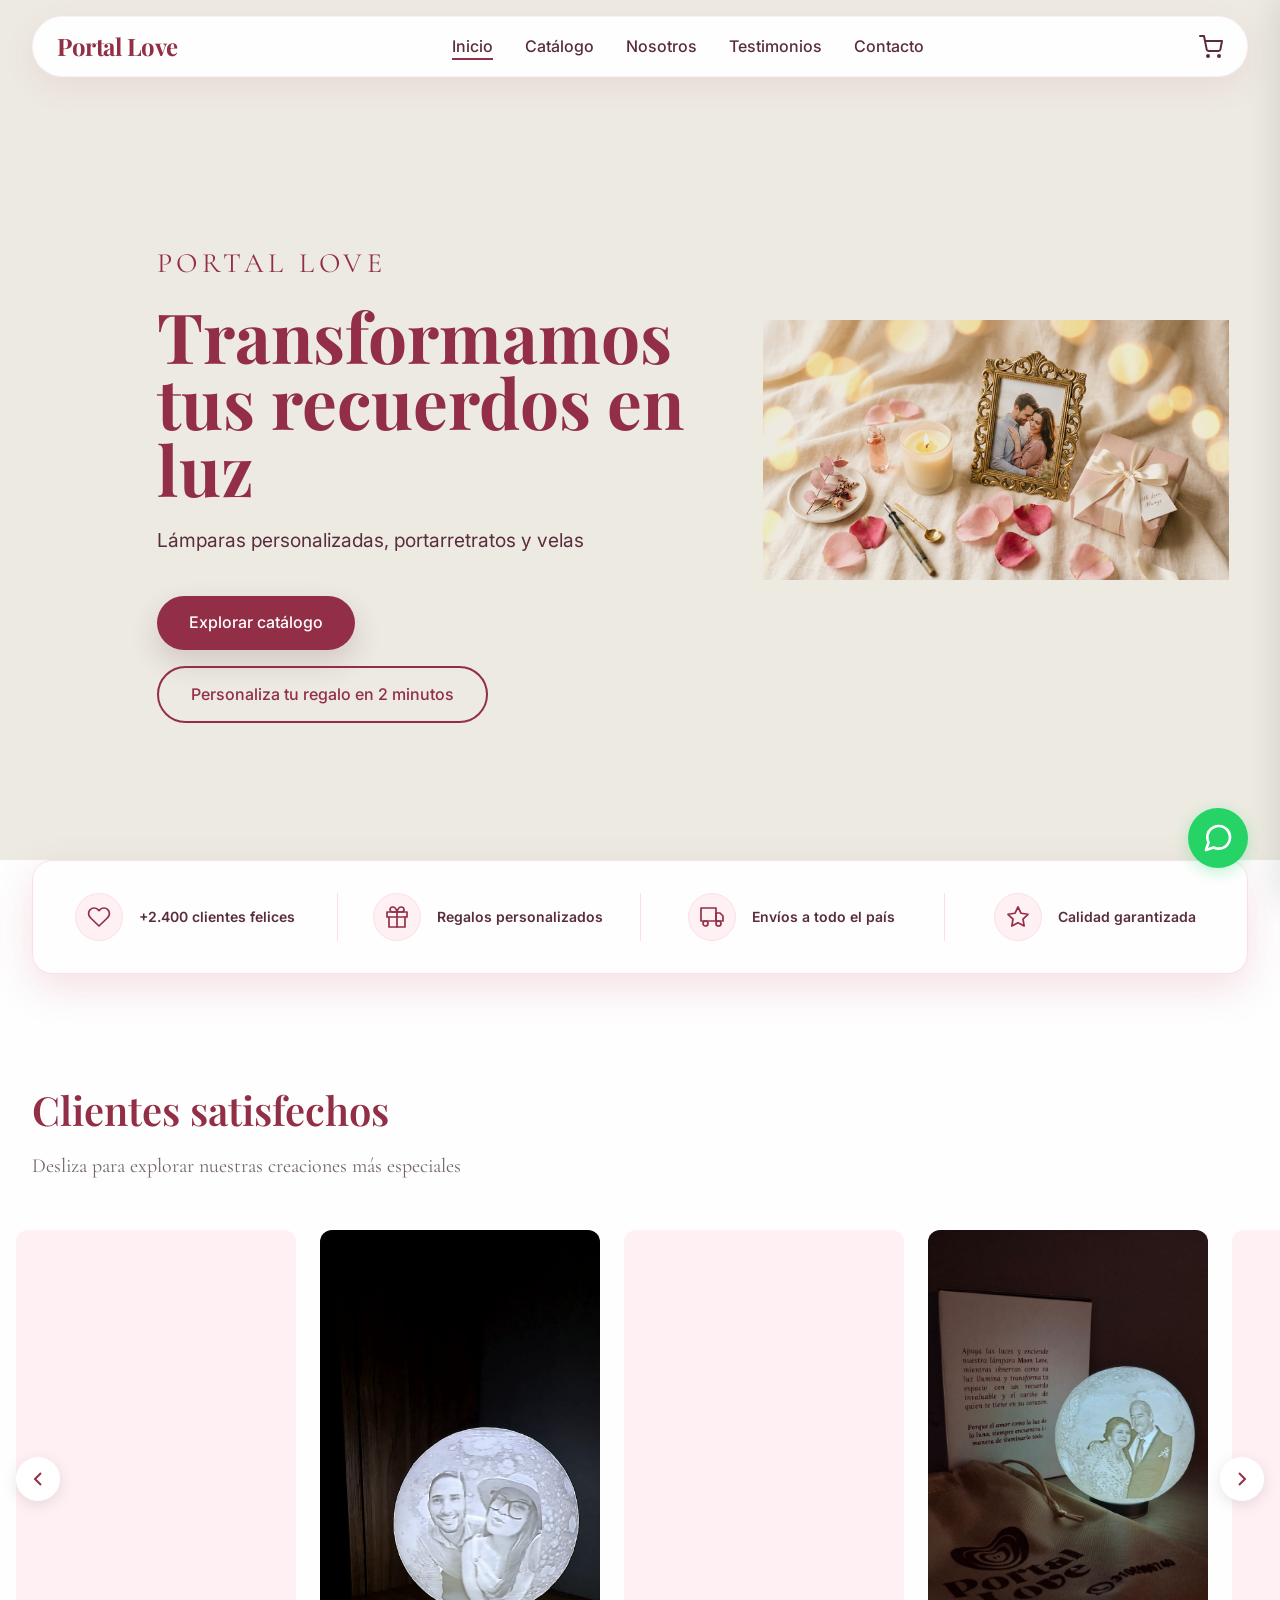
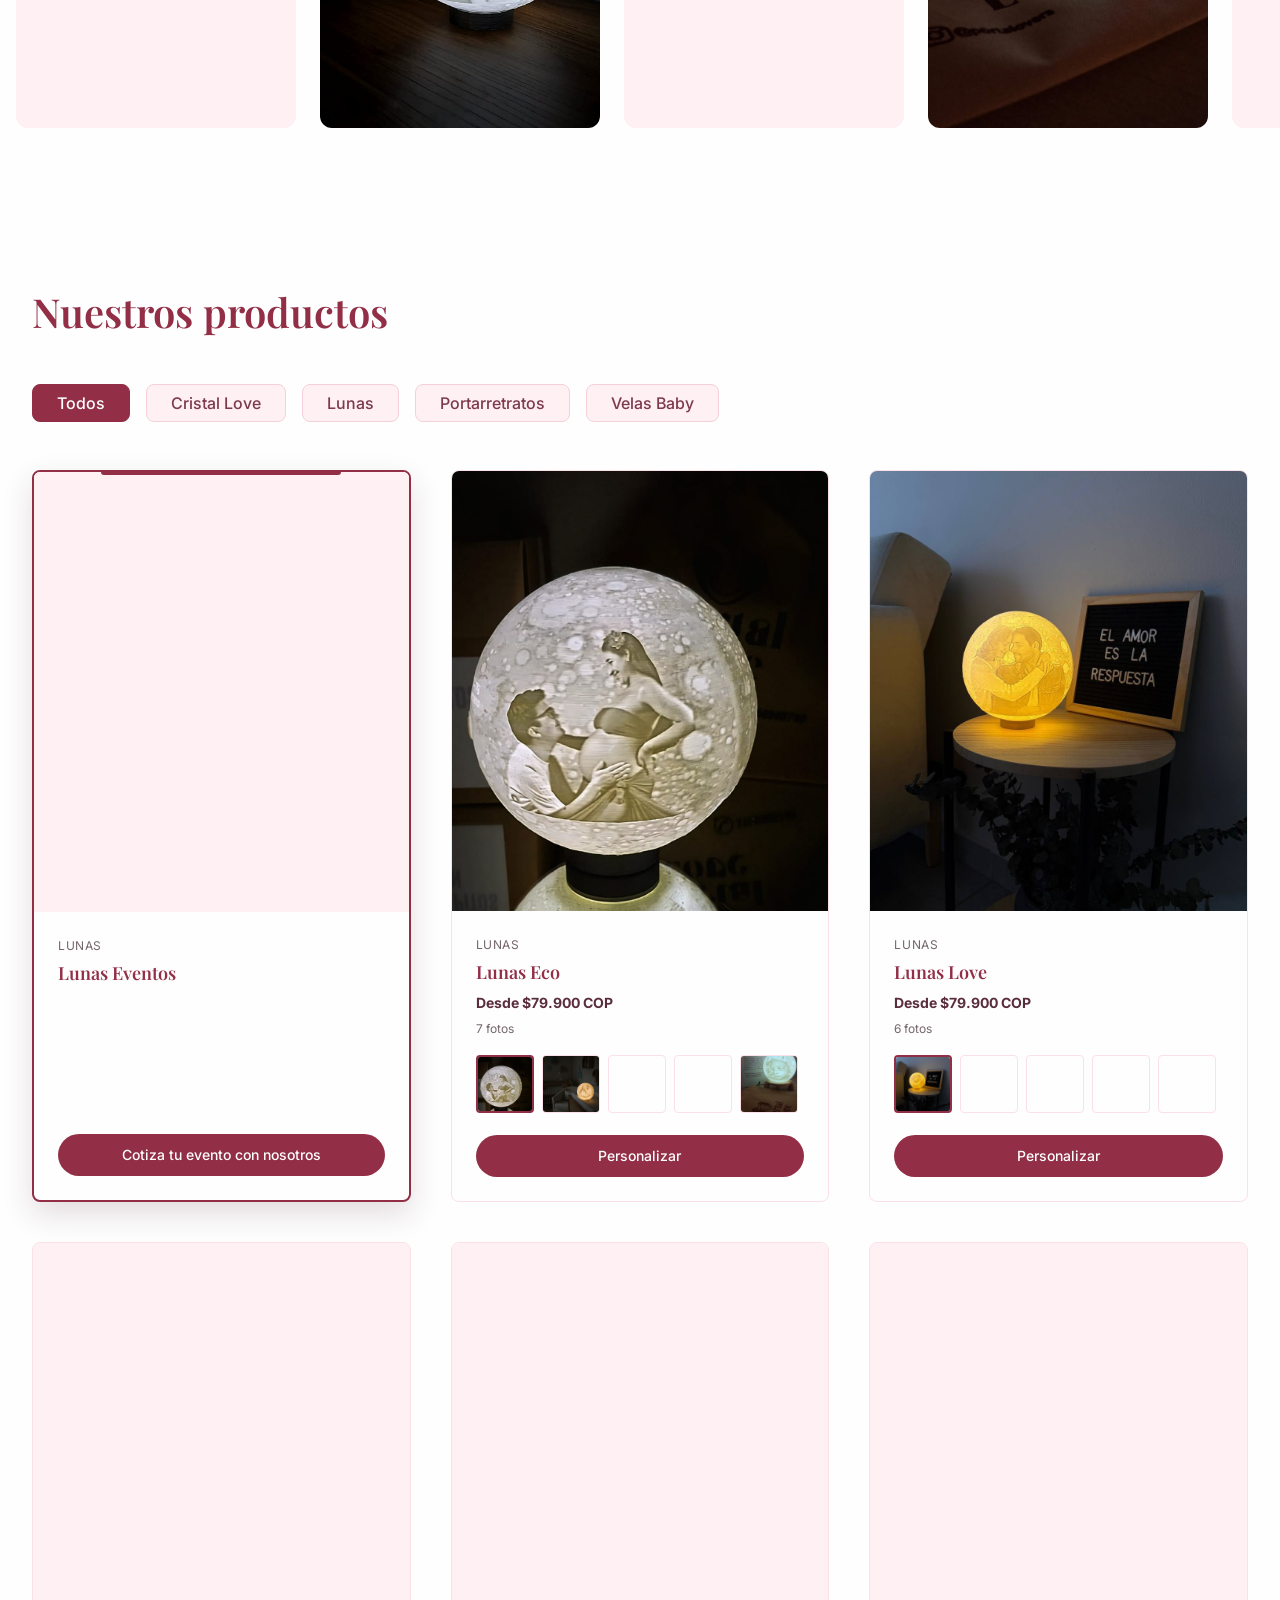
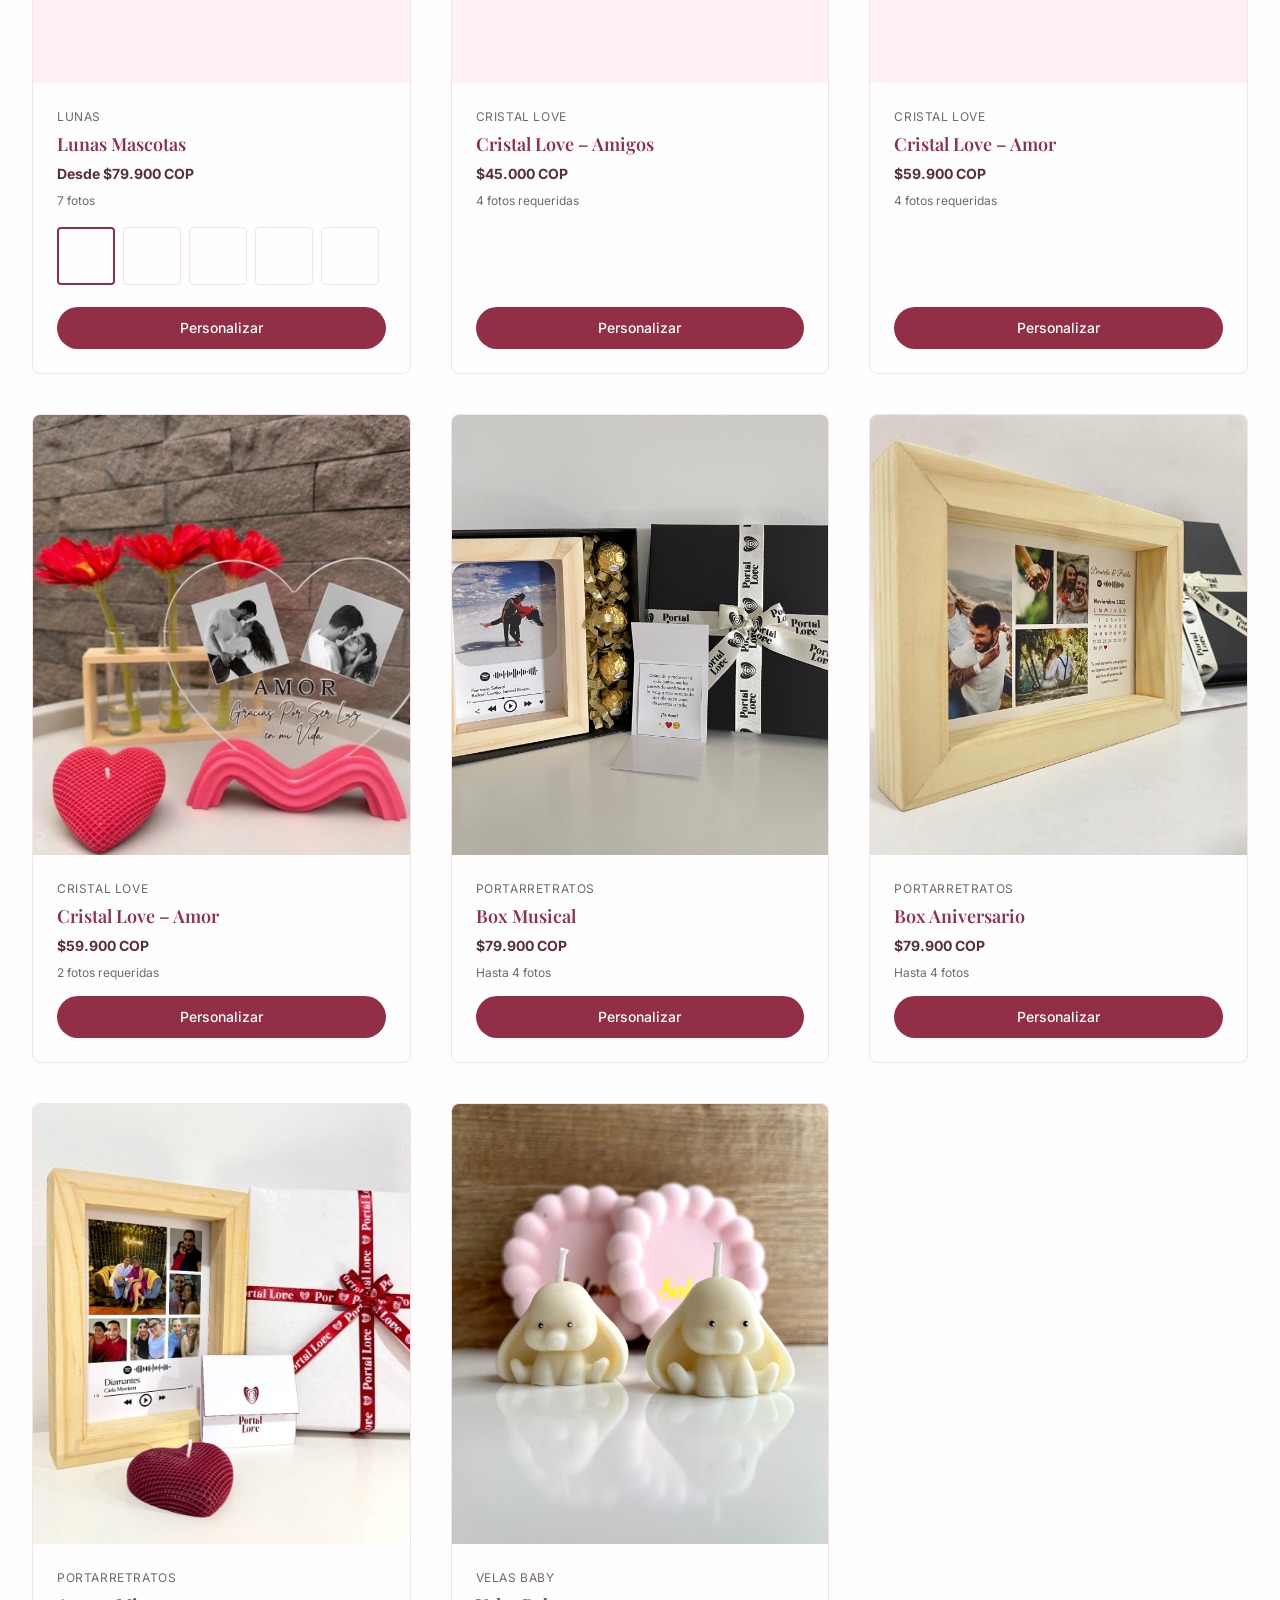
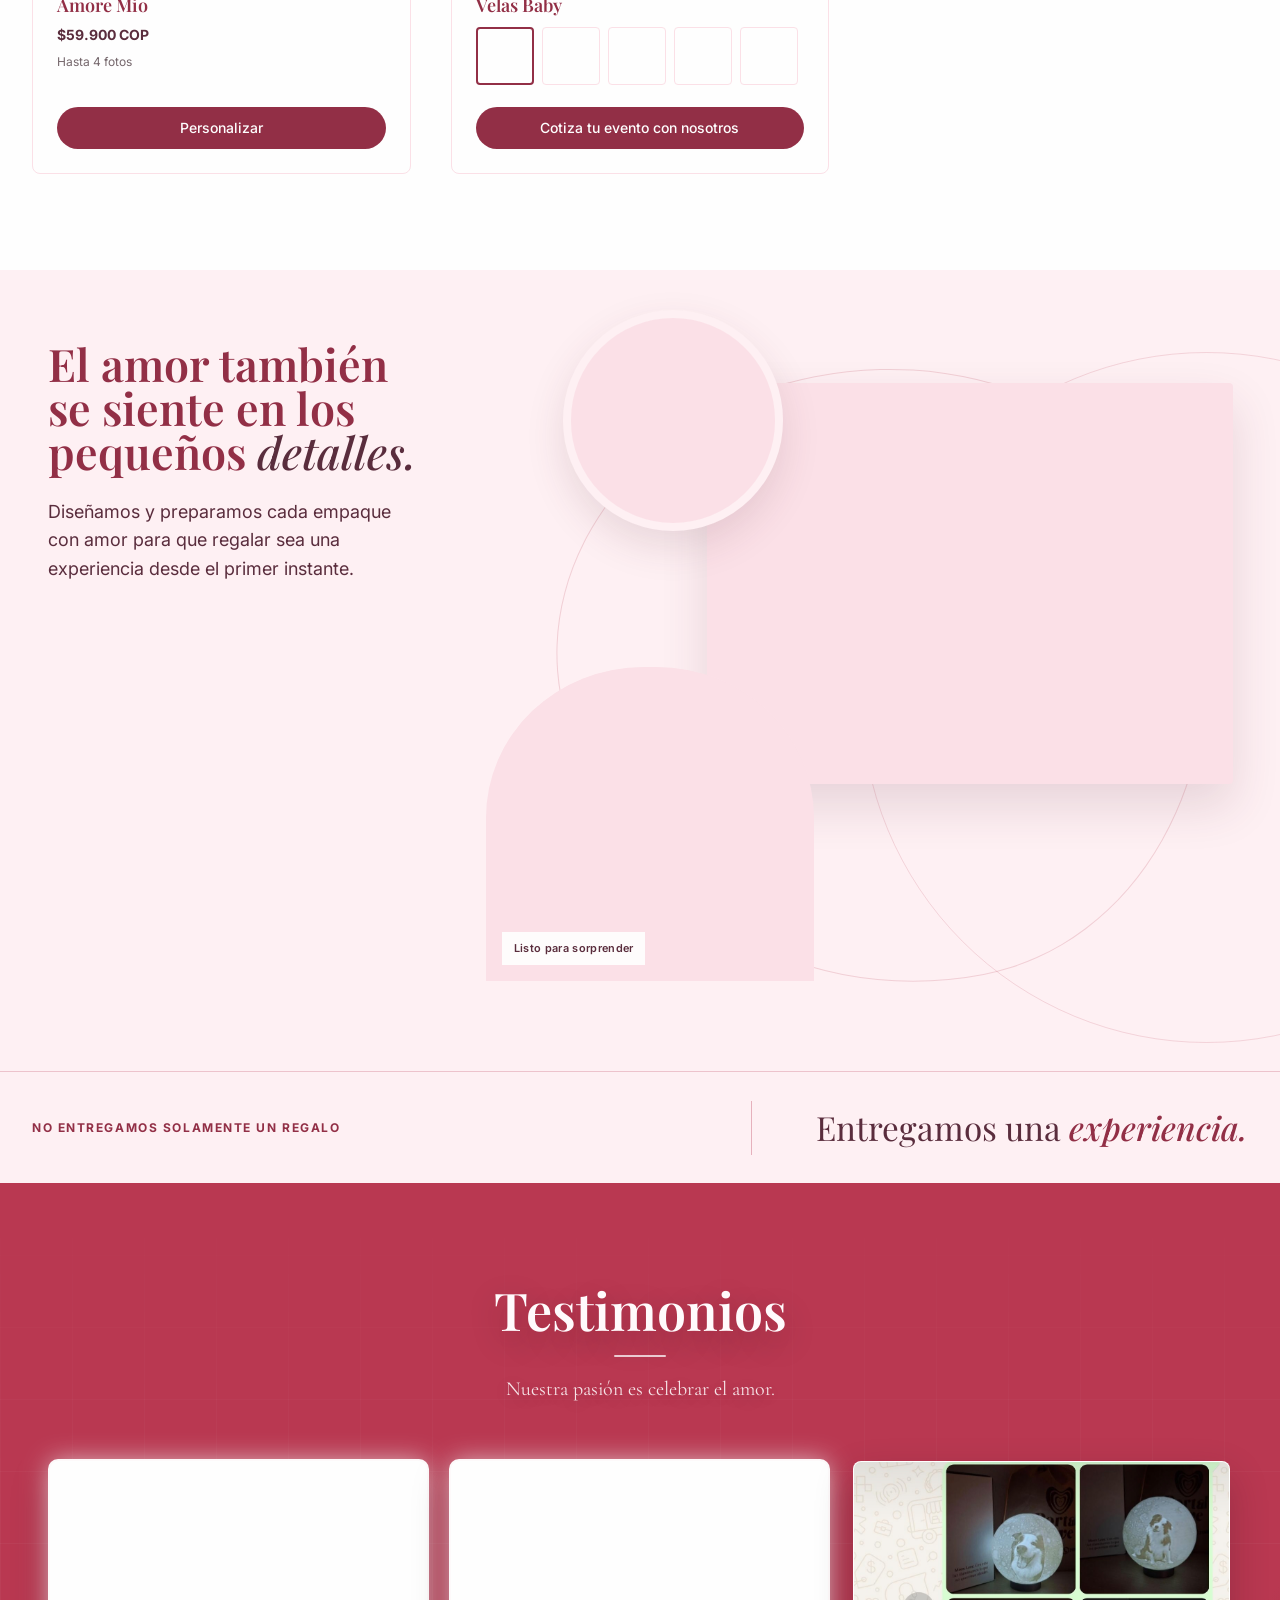
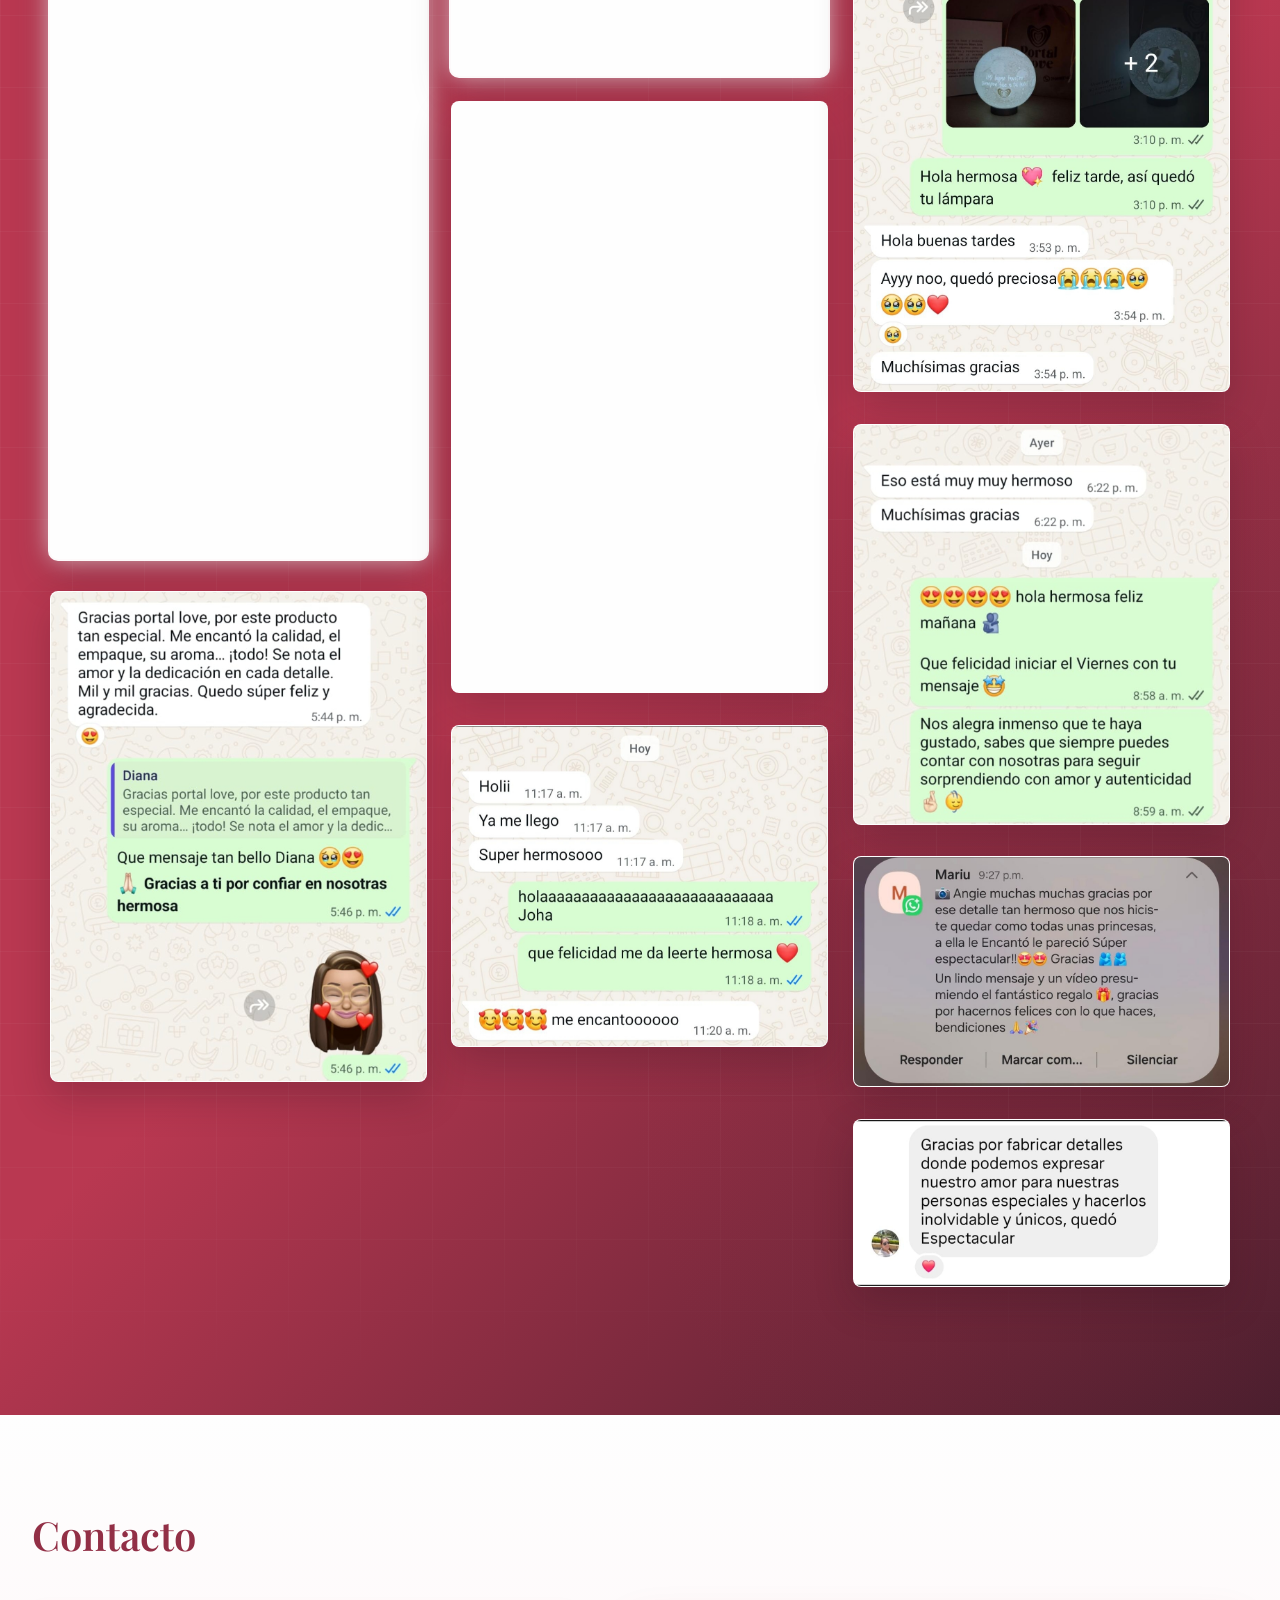
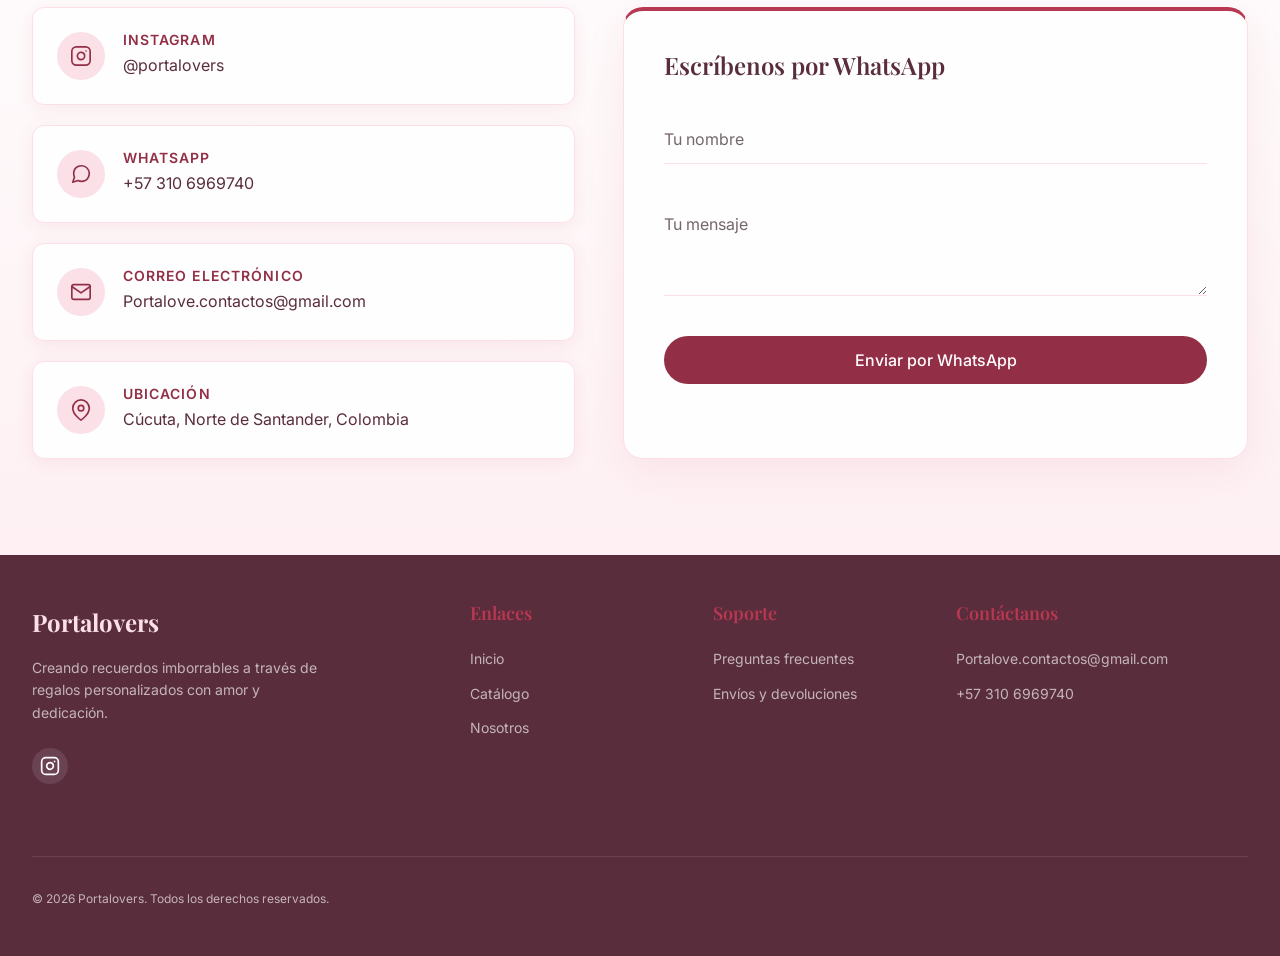
<file: index.html>
﻿<!DOCTYPE html>
<html lang="es">
<head>
  <meta charset="UTF-8">
  <meta name="viewport" content="width=device-width, initial-scale=1.0">
  <title>Portalovers | Regalos personalizados que emocionan</title>
  <meta name="description" content="Lámparas 3D, portarretratos y velas personalizadas. Crea regalos únicos que cuentan tu historia.">
  <meta property="og:type" content="website">
  <meta property="og:locale" content="es_CO">
  <meta property="og:site_name" content="Portal Love">
  <meta property="og:title" content="Portalovers | Regalos personalizados que emocionan">
  <meta property="og:description" content="Lámparas 3D, portarretratos y velas personalizadas. Crea regalos únicos que cuentan tu historia.">
  <link rel="preconnect" href="https://fonts.googleapis.com">
  <link rel="preconnect" href="https://fonts.gstatic.com" crossorigin>
  <link href="https://fonts.googleapis.com/css2?family=Cormorant+Garamond:ital,wght@0,400;0,500;0,600;0,700;1,400&family=Inter:wght@300;400;500;600;700&family=Playfair+Display:ital,wght@0,400;0,500;0,600;0,700;0,800;1,400&display=swap" rel="stylesheet">
  <link rel="stylesheet" href="css/styles.css">
</head>
<body>
  <!-- Preloader -->
  <div class="preloader">
    <div class="loader-brand">Portalovers</div>
  </div>

  <!-- Header -->
  <header class="header">
    <div class="container" style="display:flex;justify-content:space-between;align-items:center;">
      <a href="index.html" class="logo">Portal Love</a>
      <nav class="nav-menu" id="primaryNavigation" aria-label="Navegación principal">
        <ul class="nav-links">
          <li><a href="#inicio" class="nav-link">Inicio</a></li>
          <li><a href="#catalogo" class="nav-link">Catálogo</a></li>
          <li><a href="#nosotros" class="nav-link">Nosotros</a></li>
          <li><a href="#testimonios" class="nav-link">Testimonios</a></li>
          <li><a href="#contacto" class="nav-link">Contacto</a></li>
        </ul>
      </nav>
      <div class="header-actions">
        <button class="cart-icon" id="cartIcon" type="button" aria-label="Ver carrito" aria-controls="cartPanel" aria-expanded="false">
          <svg width="24" height="24" viewBox="0 0 24 24" fill="none" stroke="currentColor" stroke-width="2" stroke-linecap="round" stroke-linejoin="round"><circle cx="9" cy="21" r="1"/><circle cx="20" cy="21" r="1"/><path d="M1 1h4l2.68 13.39a2 2 0 0 0 2 1.61h9.72a2 2 0 0 0 2-1.61L23 6H6"/></svg>
          <span class="cart-badge" id="cartBadge" style="display: none;">0</span>
        </button>
        <button class="menu-toggle" aria-label="Menú" aria-controls="primaryNavigation" aria-expanded="false">
          <svg width="24" height="24" viewBox="0 0 24 24" fill="none" stroke="currentColor" stroke-width="2" stroke-linecap="round" stroke-linejoin="round"><line x1="3" y1="12" x2="21" y2="12"></line><line x1="3" y1="6" x2="21" y2="6"></line><line x1="3" y1="18" x2="21" y2="18"></line></svg>
        </button>
      </div>
    </div>
  </header>

  <section id="inicio" class="hero">
    <video class="hero-video" poster="assets/images/hero_bg.png" muted loop playsinline preload="none" aria-hidden="true" tabindex="-1">
      <source src="assets/images/VIDEO%20FONDO%20INICIAL.mp4" type="video/mp4">
    </video>
    <canvas class="hero-static" aria-hidden="true" hidden></canvas>
    <div class="hero-content">
      <span class="hero-subtitle">Portal Love</span>
      <h1 class="hero-title">Transformamos tus recuerdos en luz</h1>
      <p class="hero-desc">Lámparas personalizadas, portarretratos y velas</p>
      <div class="hero-actions">
        <a href="#catalogo" class="btn btn-primary">Explorar catálogo</a>
        <a href="#catalogo" class="btn btn-outline">Personaliza tu regalo en 2 minutos</a>
      </div>
    </div>
  </section>

  <section class="trust-bar" aria-label="Por qué elegirnos">
    <div class="container">
      <div class="trust-grid">
        <div class="trust-item"><span class="trust-icon" aria-hidden="true"><svg width="24" height="24" viewBox="0 0 24 24" fill="none" stroke="currentColor" stroke-width="1.7" stroke-linecap="round" stroke-linejoin="round"><path d="M20.8 4.6a5.5 5.5 0 0 0-7.8 0L12 5.7l-1-1.1a5.5 5.5 0 0 0-7.8 7.8l1 1.1L12 21l7.8-7.5 1-1.1a5.5 5.5 0 0 0 0-7.8z"></path></svg></span><div class="trust-text"><h4>+2.400 clientes felices</h4></div></div>
        <div class="trust-item"><span class="trust-icon" aria-hidden="true"><svg width="24" height="24" viewBox="0 0 24 24" fill="none" stroke="currentColor" stroke-width="1.7" stroke-linecap="round" stroke-linejoin="round"><polyline points="20 12 20 22 4 22 4 12"></polyline><rect x="2" y="7" width="20" height="5"></rect><line x1="12" y1="22" x2="12" y2="7"></line><path d="M12 7H7.5a2.5 2.5 0 0 1 0-5C11 2 12 7 12 7z"></path><path d="M12 7h4.5a2.5 2.5 0 0 0 0-5C13 2 12 7 12 7z"></path></svg></span><div class="trust-text"><h4>Regalos personalizados</h4></div></div>
        <div class="trust-item"><span class="trust-icon" aria-hidden="true"><svg width="24" height="24" viewBox="0 0 24 24" fill="none" stroke="currentColor" stroke-width="1.7" stroke-linecap="round" stroke-linejoin="round"><rect x="1" y="3" width="15" height="13"></rect><polygon points="16 8 20 8 23 11 23 16 16 16 16 8"></polygon><circle cx="5.5" cy="18.5" r="2.5"></circle><circle cx="18.5" cy="18.5" r="2.5"></circle></svg></span><div class="trust-text"><h4>Envíos a todo el país</h4></div></div>
        <div class="trust-item"><span class="trust-icon" aria-hidden="true"><svg width="24" height="24" viewBox="0 0 24 24" fill="none" stroke="currentColor" stroke-width="1.7" stroke-linecap="round" stroke-linejoin="round"><polygon points="12 2 15.09 8.26 22 9.27 17 14.14 18.18 21.02 12 17.77 5.82 21.02 7 14.14 2 9.27 8.91 8.26 12 2"></polygon></svg></span><div class="trust-text"><h4>Calidad garantizada</h4></div></div>
      </div>
    </div>
  </section>

  <section class="showcase">
    <div class="container">
      <div class="section-header">
        <h2 class="section-title">Clientes satisfechos</h2>
        <p class="section-subtitle">Desliza para explorar nuestras creaciones más especiales</p>
      </div>
    </div>
    <div class="showcase-wrapper" role="region" aria-label="Productos destacados" tabindex="0">
      <button class="showcase-arrow showcase-prev" id="showcasePrev" type="button" aria-label="Productos anteriores" aria-controls="showcaseTrack">
        <svg width="24" height="24" viewBox="0 0 24 24" fill="none" stroke="currentColor" stroke-width="2"><path d="M15 18l-6-6 6-6"/></svg>
      </button>
      <div class="showcase-track" id="showcaseTrack"></div>
      <button class="showcase-arrow showcase-next" id="showcaseNext" type="button" aria-label="Productos siguientes" aria-controls="showcaseTrack">
        <svg width="24" height="24" viewBox="0 0 24 24" fill="none" stroke="currentColor" stroke-width="2"><path d="M9 18l6-6-6-6"/></svg>
      </button>
    </div>
  </section>
  <!-- Catalog -->
  <section id="catalogo" class="section catalog" style="background: var(--white);">
    <div class="container">
      <div class="section-header">
        <h2 class="section-title">Nuestros productos</h2>
      </div>
      <div class="filters catalog-filters" role="group" aria-label="Filtrar productos por categoría">
        <button class="filter-btn active" type="button" data-filter="todos" aria-pressed="true">Todos</button>
        <button class="filter-btn" type="button" data-filter="acrilicos" aria-pressed="false">Cristal Love</button>
        <button class="filter-btn" type="button" data-filter="lunas" aria-pressed="false" aria-controls="lunaSubcategories" aria-expanded="false">Lunas</button>
        <button class="filter-btn" type="button" data-filter="portarretratos" aria-pressed="false">Portarretratos</button>
        <button class="filter-btn" type="button" data-filter="velas" aria-pressed="false">Velas Baby</button>
      </div>

      <nav class="luna-subcategories" id="lunaSubcategories" aria-label="Colecciones de Lunas" hidden>
        <span class="luna-subcategories-label">Colecciones de Lunas</span>
        <a href="#lunas-eco">Eco</a>
        <a href="#lunas-love">Love</a>
        <a href="#lunas-mascotas">Mascotas</a>
      </nav>

      <div class="product-grid collection-grid" id="productCatalogGrid" aria-live="polite"></div>
    </div>
  </section>

  <!-- Packing campaign -->
  <section id="nosotros" class="packing-section" aria-labelledby="packingTitle">
    <div class="packing-layout container">
      <header class="packing-copy reveal-left">
        <h2 id="packingTitle" class="packing-title">El amor también<br>se siente en los<br>pequeños <em>detalles.</em></h2>
        <p>Diseñamos y preparamos cada empaque con amor para que regalar sea una experiencia desde el primer instante.</p>
      </header>

      <div class="packing-scene" role="group" aria-label="Detalles de empaque de Portal Love">
        <div class="packing-orbit" aria-hidden="true"></div>

        <figure class="packing-shot packing-shot--box reveal-right">
          <img class="packing-photo" src="assets/images/PACKING/Gemini_Generated_Image_facy4lfacy4lfacy.jpg" alt="Caja Portal Love lista para convertirse en regalo" loading="lazy" decoding="async">
        </figure>

        <figure class="packing-shot packing-shot--delivery reveal-left">
          <img class="packing-photo" src="assets/images/PACKING/Gemini_Generated_Image_t0jtxet0jtxet0jt.jpg" alt="Una caja Portal Love entregada cuidadosamente entre las manos" loading="lazy" decoding="async">
          <figcaption>Listo para sorprender</figcaption>
        </figure>

        <figure class="packing-shot packing-shot--moon reveal-up">
          <img class="packing-photo" src="assets/images/PACKING/Gemini_Generated_Image_naf257naf257naf2.jpg" alt="Empaque Portal Love junto a una lámpara Luna encendida" loading="lazy" decoding="async">
        </figure>

        <div class="packing-pouch-wrap reveal-up">
          <img class="packing-pouch" data-packing-parallax="-0.6" src="assets/images/PACKING/Gemini_Generated_Image_pu5181pu5181pu51-Photoroom.png" alt="Bolsa de tela Portal Love con logotipo y cordón de cierre" loading="lazy" decoding="async">
        </div>
      </div>
    </div>

    <div class="packing-colophon container reveal-up">
      <span>NO ENTREGAMOS SOLAMENTE UN REGALO</span>
      <p>Entregamos una <em>experiencia.</em></p>
    </div>
  </section>

  <!-- Testimonials -->
  <section id="testimonios" class="section testimonials">
    <div class="container">
      <div class="section-header">
        <h2 class="section-title">Testimonios</h2>
        <p class="section-subtitle">Nuestra pasión es celebrar el amor.</p>
      </div>
      <div class="testimonial-gallery" role="group" aria-label="Testimonios de clientes">
        <figure class="float-shot testimonial-highlight testimonial-highlight--first"><img src="assets/images/TESTIMONIOS/Primordial.jpeg" width="690" height="1280" alt="Captura de una conversación de WhatsApp sobre la entrega de una lámpara personalizada" loading="lazy" decoding="async"></figure>
        <figure class="float-shot"><img src="assets/images/TESTIMONIOS/Screenshot_20261029_141003_WhatsApp.jpg.jpeg" width="1079" height="1407" alt="Captura de pantalla de un mensaje de cliente en WhatsApp" loading="lazy" decoding="async"></figure>
        <figure class="float-shot testimonial-highlight testimonial-highlight--middle"><img src="assets/images/TESTIMONIOS/Primordial%20(2).jpeg" width="1079" height="613" alt="Mensaje de una clienta agradeciendo su detalle personalizado por WhatsApp" loading="lazy" decoding="async"></figure>
        <figure class="float-shot"><img src="assets/images/TESTIMONIOS/Screenshot_20261029_140914_WhatsApp.jpg.jpeg" width="1080" height="1699" alt="Captura de pantalla de un mensaje de cliente en WhatsApp" loading="lazy" decoding="async"></figure>
        <figure class="float-shot"><img src="assets/images/TESTIMONIOS/Screenshot_20261029_141140_WhatsApp.jpg.jpeg" width="1078" height="918" alt="Captura de pantalla de un mensaje de cliente en WhatsApp" loading="lazy" decoding="async"></figure>
        <figure class="float-shot"><img src="assets/images/TESTIMONIOS/Screenshot_20261029_141031_WhatsApp.jpg.jpeg" width="1079" height="1520" alt="Captura de pantalla de un mensaje de cliente en WhatsApp" loading="lazy" decoding="async"></figure>
        <figure class="float-shot"><img src="assets/images/TESTIMONIOS/Screenshot_20261029_141207_WhatsApp.jpg.jpeg" width="1079" height="1146" alt="Captura de pantalla de un mensaje de cliente en WhatsApp" loading="lazy" decoding="async"></figure>
        <figure class="float-shot"><img src="assets/images/TESTIMONIOS/Screenshot_20261029_141248_WhatsApp.jpg.jpeg" width="1078" height="658" alt="Captura de pantalla de un mensaje de cliente en WhatsApp" loading="lazy" decoding="async"></figure>
        <figure class="float-shot"><img src="assets/images/TESTIMONIOS/Screenshot_20261029_141237_WhatsApp.jpg.jpeg" width="1080" height="479" alt="Captura de pantalla de un mensaje de cliente en WhatsApp" loading="lazy" decoding="async"></figure>
      </div>
    </div>
  </section>

  <!-- Contact -->
  <section id="contacto" class="section contact" style="background: var(--white);">
    <div class="container">
      <div class="section-header">
        <h2 class="section-title">Contacto</h2>
      </div>
      <div class="contact-grid">
        <div class="contact-info-cards reveal-left">
          <a class="contact-card contact-card-link" href="https://www.instagram.com/portalovers/" target="_blank" rel="noopener">
            <div class="contact-icon" aria-hidden="true">
              <svg width="22" height="22" viewBox="0 0 24 24" fill="none" stroke="currentColor" stroke-width="1.8" stroke-linecap="round" stroke-linejoin="round"><rect x="2" y="2" width="20" height="20" rx="5" ry="5"></rect><path d="M16 11.37A4 4 0 1 1 12.63 8 4 4 0 0 1 16 11.37z"></path><line x1="17.5" y1="6.5" x2="17.51" y2="6.5"></line></svg>
            </div>
            <div class="contact-details">
              <h4>Instagram</h4>
              <p>@portalovers</p>
            </div>
            <span class="contact-arrow" aria-hidden="true">→</span>
          </a>
          <a class="contact-card contact-card-link" href="https://wa.me/573106969740" target="_blank" rel="noopener">
            <div class="contact-icon" aria-hidden="true">
              <svg width="22" height="22" viewBox="0 0 24 24" fill="none" stroke="currentColor" stroke-width="1.8" stroke-linecap="round" stroke-linejoin="round"><path d="M21 11.5a8.38 8.38 0 0 1-.9 3.8 8.5 8.5 0 0 1-7.6 4.7 8.38 8.38 0 0 1-3.8-.9L3 21l1.9-5.7a8.38 8.38 0 0 1-.9-3.8 8.5 8.5 0 0 1 4.7-7.6 8.38 8.38 0 0 1 3.8-.9h.5a8.48 8.48 0 0 1 8 8v.5z"></path></svg>
            </div>
            <div class="contact-details">
              <h4>WhatsApp</h4>
              <p>+57 310 6969740</p>
            </div>
            <span class="contact-arrow" aria-hidden="true">→</span>
          </a>
          <a class="contact-card contact-card-link" href="mailto:Portalove.contactos@gmail.com">
            <div class="contact-icon" aria-hidden="true">
              <svg width="22" height="22" viewBox="0 0 24 24" fill="none" stroke="currentColor" stroke-width="1.8" stroke-linecap="round" stroke-linejoin="round"><rect x="2" y="4" width="20" height="16" rx="2"></rect><polyline points="22,6 12,13 2,6"></polyline></svg>
            </div>
            <div class="contact-details">
              <h4>Correo electrónico</h4>
              <p>Portalove.contactos@gmail.com</p>
            </div>
            <span class="contact-arrow" aria-hidden="true">→</span>
          </a>
          <div class="contact-card">
            <div class="contact-icon" aria-hidden="true">
              <svg width="22" height="22" viewBox="0 0 24 24" fill="none" stroke="currentColor" stroke-width="1.8" stroke-linecap="round" stroke-linejoin="round"><path d="M21 10c0 7-9 13-9 13s-9-6-9-13a9 9 0 0 1 18 0z"></path><circle cx="12" cy="10" r="3"></circle></svg>
            </div>
            <div class="contact-details">
              <h4>Ubicación</h4>
              <p>Cúcuta, Norte de Santander, Colombia</p>
            </div>
          </div>
        </div>
        <div class="contact-form reveal-right">
          <h3 class="contact-form-title">Escríbenos por WhatsApp</h3>
          <form id="contactForm">
            <div class="form-group">
              <input type="text" id="contactName" class="form-control" placeholder=" " required>
              <label for="contactName" class="form-label">Tu nombre</label>
            </div>
            <div class="form-group">
              <textarea id="contactMessage" class="form-control" placeholder=" " required></textarea>
              <label for="contactMessage" class="form-label">Tu mensaje</label>
            </div>
            <button type="submit" class="btn btn-primary" style="width: 100%;">Enviar por WhatsApp</button>
          </form>
        </div>
      </div>
    </div>
  </section>

  <!-- Footer -->
  <footer class="footer">
    <div class="container">
      <div class="footer-grid">
        <div class="footer-brand">
          <a href="#inicio" class="footer-logo">Portalovers</a>
          <p class="footer-desc">Creando recuerdos imborrables a través de regalos personalizados con amor y dedicación.</p>
          <div class="social-links">
            <a href="https://www.instagram.com/portalovers/" target="_blank" rel="noopener noreferrer" class="social-link" aria-label="Instagram">
              <svg width="20" height="20" viewBox="0 0 24 24" fill="none" stroke="currentColor" stroke-width="2" stroke-linecap="round" stroke-linejoin="round"><rect x="2" y="2" width="20" height="20" rx="5" ry="5"></rect><path d="M16 11.37A4 4 0 1 1 12.63 8 4 4 0 0 1 16 11.37z"></path><line x1="17.5" y1="6.5" x2="17.51" y2="6.5"></line></svg>
            </a>
          </div>
        </div>
        <div>
          <h4 class="footer-title">Enlaces</h4>
          <div class="footer-links">
            <a href="#inicio">Inicio</a>
            <a href="#catalogo">Catálogo</a>
            <a href="#nosotros">Nosotros</a>
          </div>
        </div>
        <div>
          <h4 class="footer-title">Soporte</h4>
          <div class="footer-links">
            <a href="#contacto" data-support-message="Hola, tengo una duda sobre uno de los productos. ¿Podrían ayudarme?">Preguntas frecuentes</a>
            <a href="#contacto" data-support-message="Hola, quisiera conocer las opciones de envío y cómo solicitar una devolución.">Envíos y devoluciones</a>
          </div>
        </div>
        <div>
          <h4 class="footer-title">Contáctanos</h4>
          <div class="footer-links">
            <a href="mailto:Portalove.contactos@gmail.com">Portalove.contactos@gmail.com</a>
            <a href="tel:+573106969740">+57 310 6969740</a>
          </div>
        </div>
      </div>
      <div class="footer-bottom">
        <p>&copy; 2026 Portalovers. Todos los derechos reservados.</p>
      </div>
    </div>
  </footer>

  <!-- Floating WhatsApp -->
  <a href="https://wa.me/573106969740" class="floating-wa" target="_blank" rel="noopener noreferrer" aria-label="Chat WhatsApp">
    <svg width="32" height="32" viewBox="0 0 24 24" fill="none" stroke="currentColor" stroke-width="2" stroke-linecap="round" stroke-linejoin="round"><path d="M21 11.5a8.38 8.38 0 0 1-.9 3.8 8.5 8.5 0 0 1-7.6 4.7 8.38 8.38 0 0 1-3.8-.9L3 21l1.9-5.7a8.38 8.38 0 0 1-.9-3.8 8.5 8.5 0 0 1 4.7-7.6 8.38 8.38 0 0 1 3.8-.9h.5a8.48 8.48 0 0 1 8 8v.5z"></path></svg>
  </a>

  <!-- Back to Top -->
  <button class="back-to-top" id="backToTop" aria-label="Volver arriba">
    <svg width="24" height="24" viewBox="0 0 24 24" fill="none" stroke="currentColor" stroke-width="2" stroke-linecap="round" stroke-linejoin="round"><polyline points="18 15 12 9 6 15"></polyline></svg>
  </button>

  <!-- Cart Sidebar -->
  <div id="cart-sidebar"></div>

  <!-- Scripts -->
  <script src="js/cart.js"></script>
  <script src="js/catalog-data.js"></script>
  <script src="js/main.js"></script>
  <script>
    const hero = document.querySelector('.hero');
    const heroContent = document.querySelector('.hero-content');

    if (hero && heroContent && !window.matchMedia('(prefers-reduced-motion: reduce)').matches) {
      hero.addEventListener('pointermove', (event) => {
        const rect = hero.getBoundingClientRect();
        const x = (event.clientX - rect.left) / rect.width - 0.5;
        const y = (event.clientY - rect.top) / rect.height - 0.5;

        const rotateY = x * 12;
        const rotateX = -y * 10;
        const translateY = -y * 20;

        heroContent.style.transform = `rotateX(${rotateX}deg) rotateY(${rotateY}deg) translateY(${translateY}px)`;
      });

      hero.addEventListener('pointerleave', () => {
        heroContent.style.transform = 'rotateX(0deg) rotateY(0deg) translateY(0px)';
      });
    }
  </script>
</body>
</html>
</file>
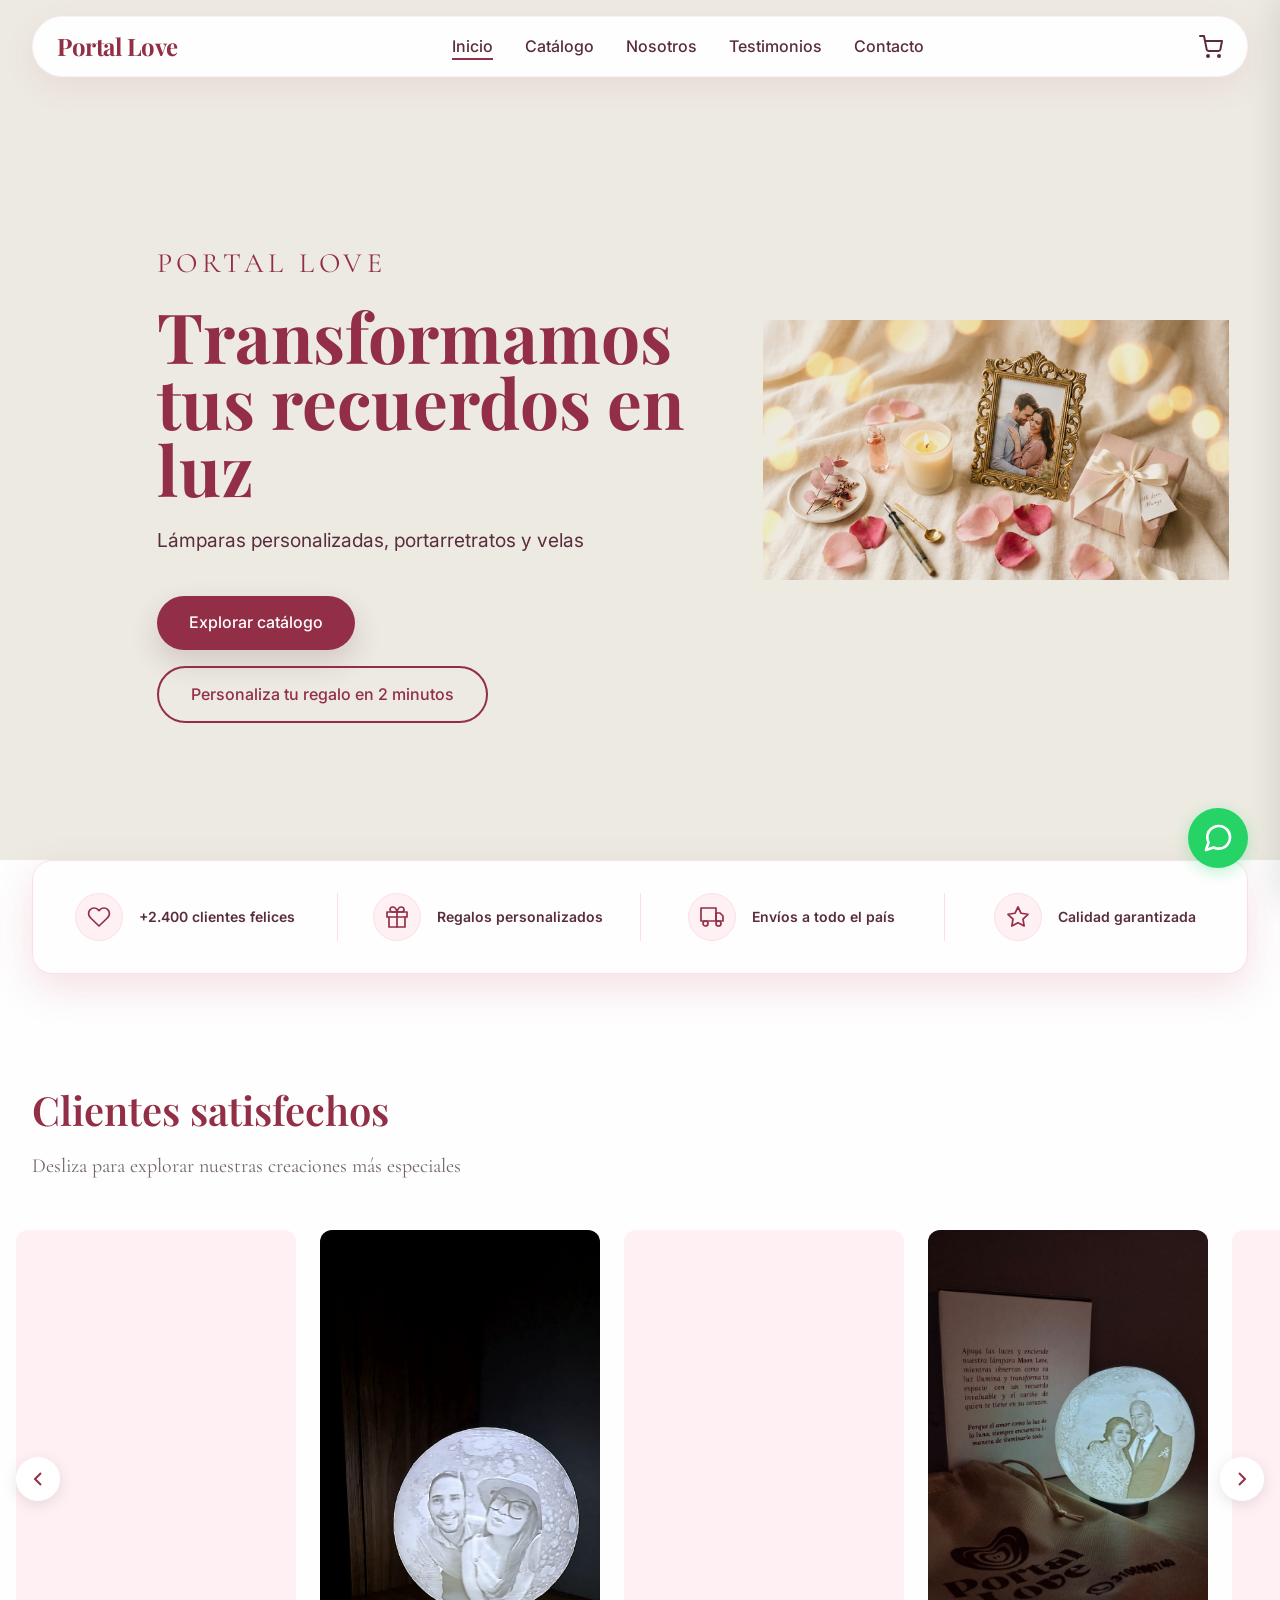
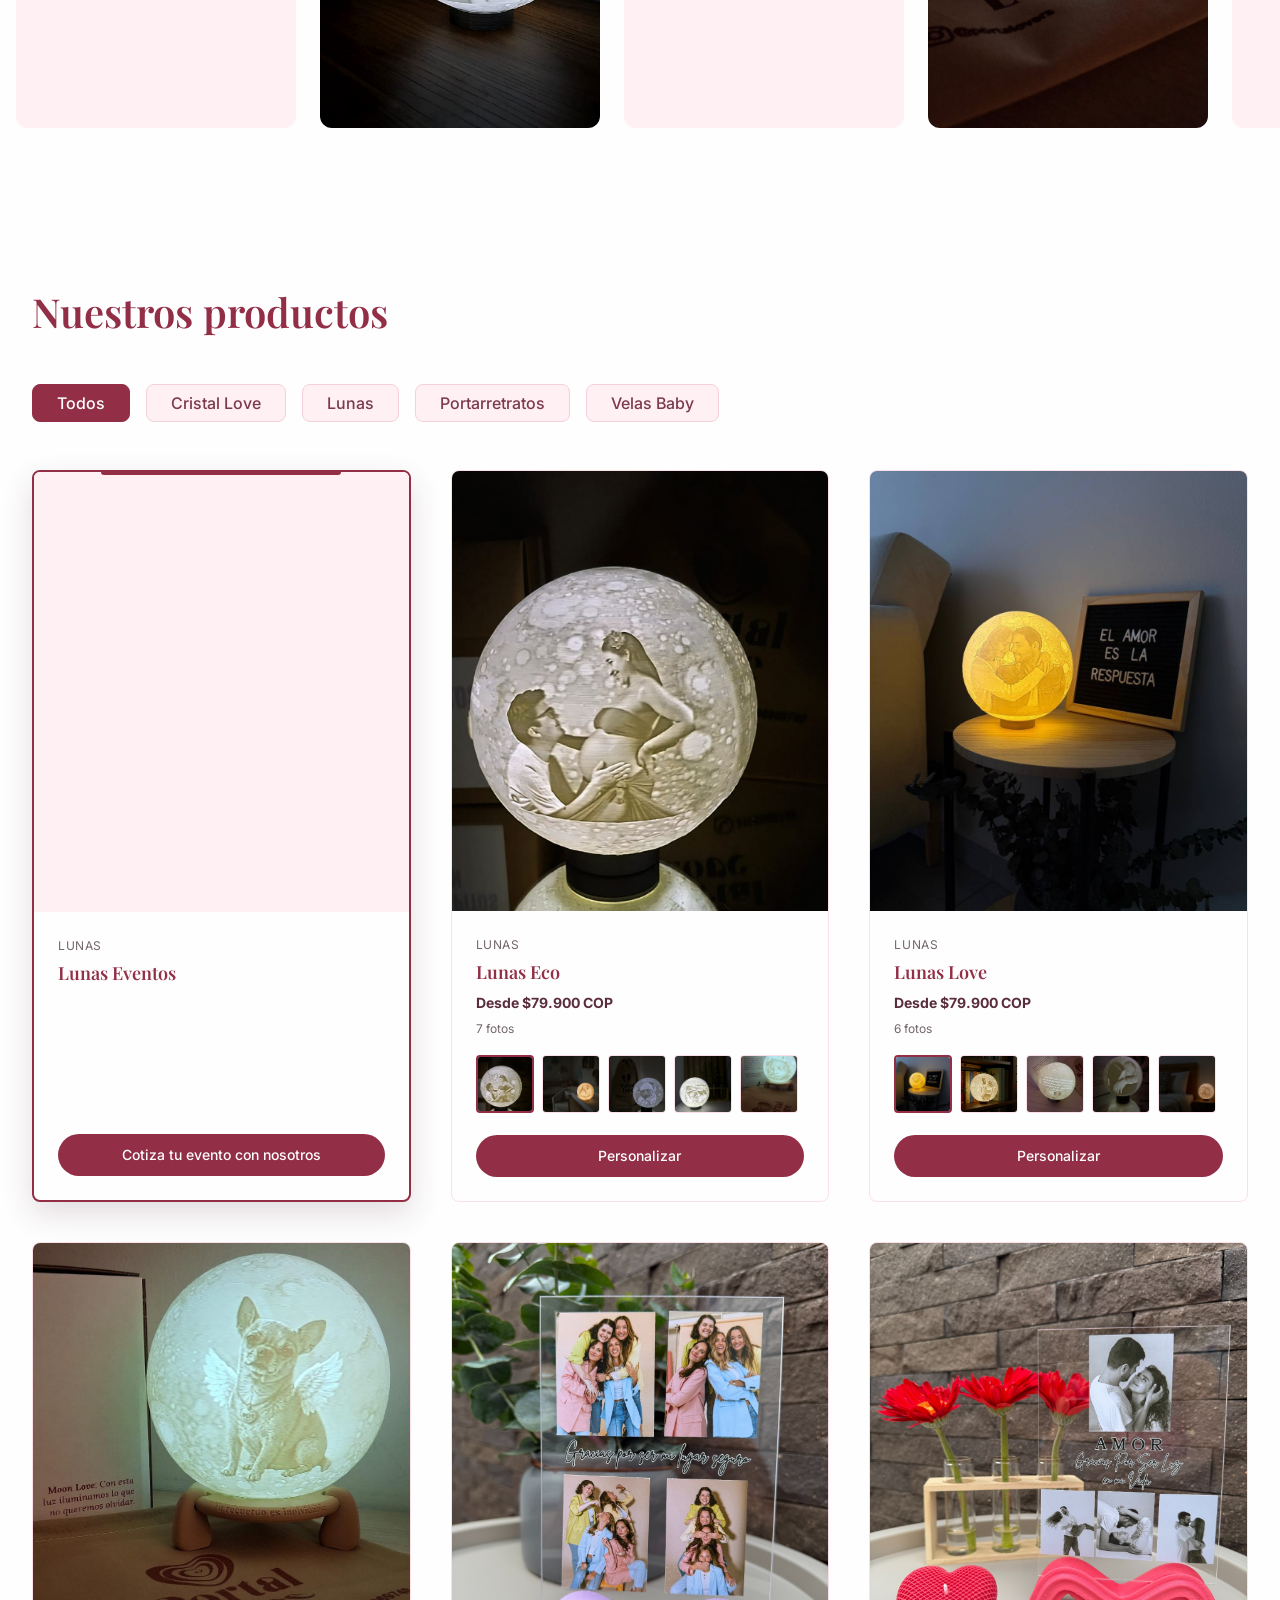
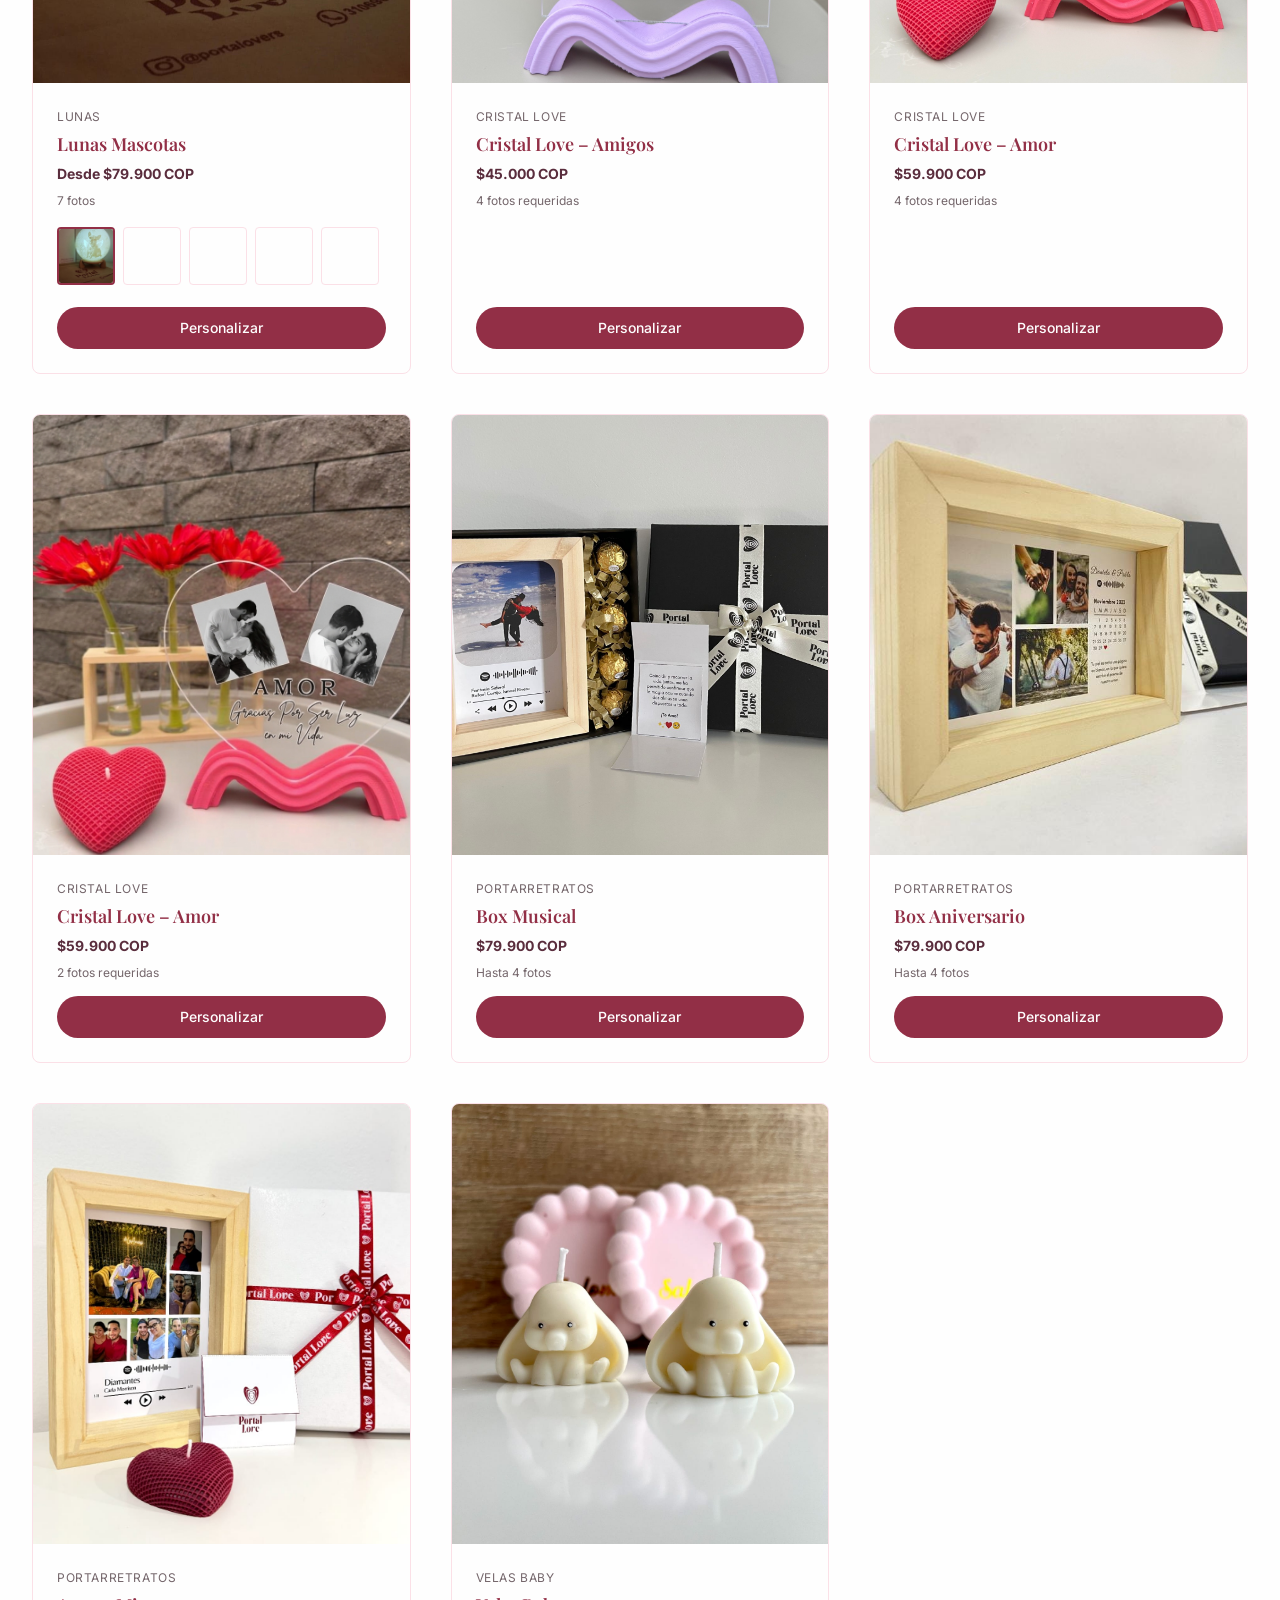
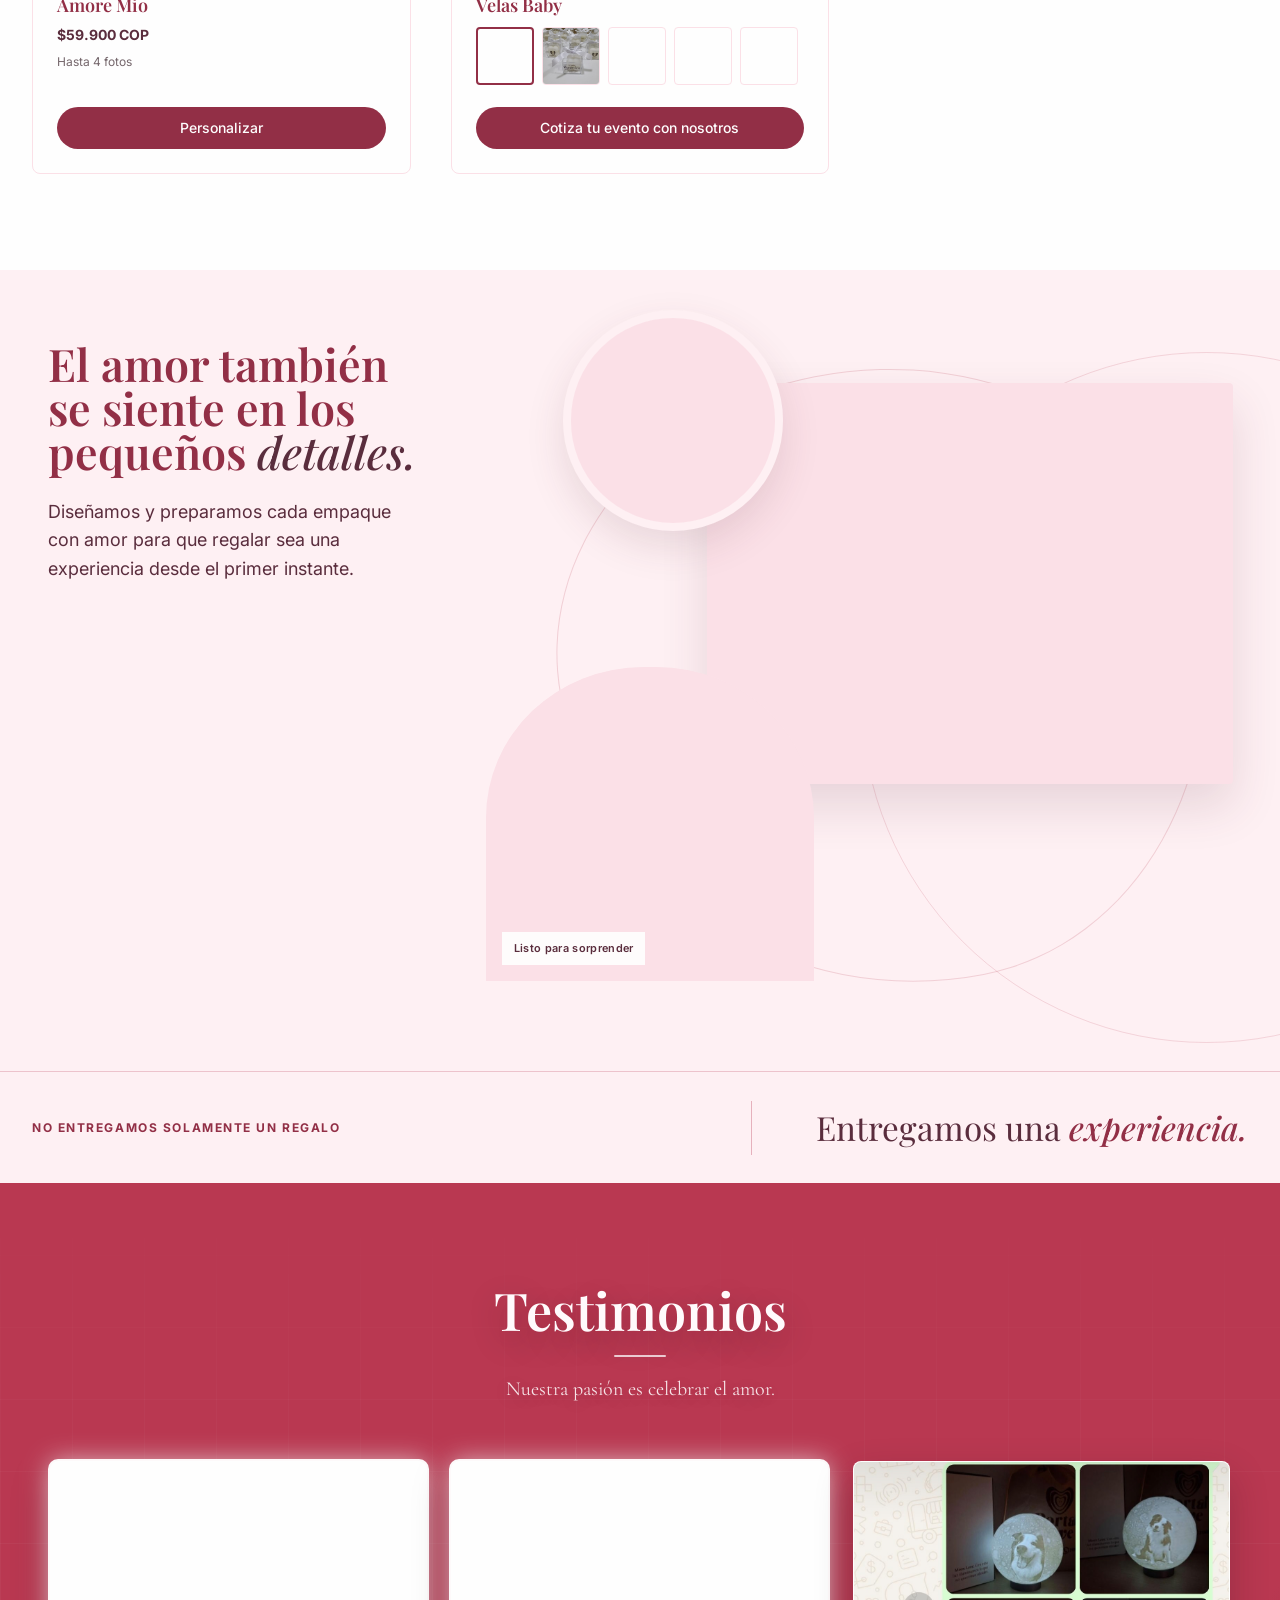
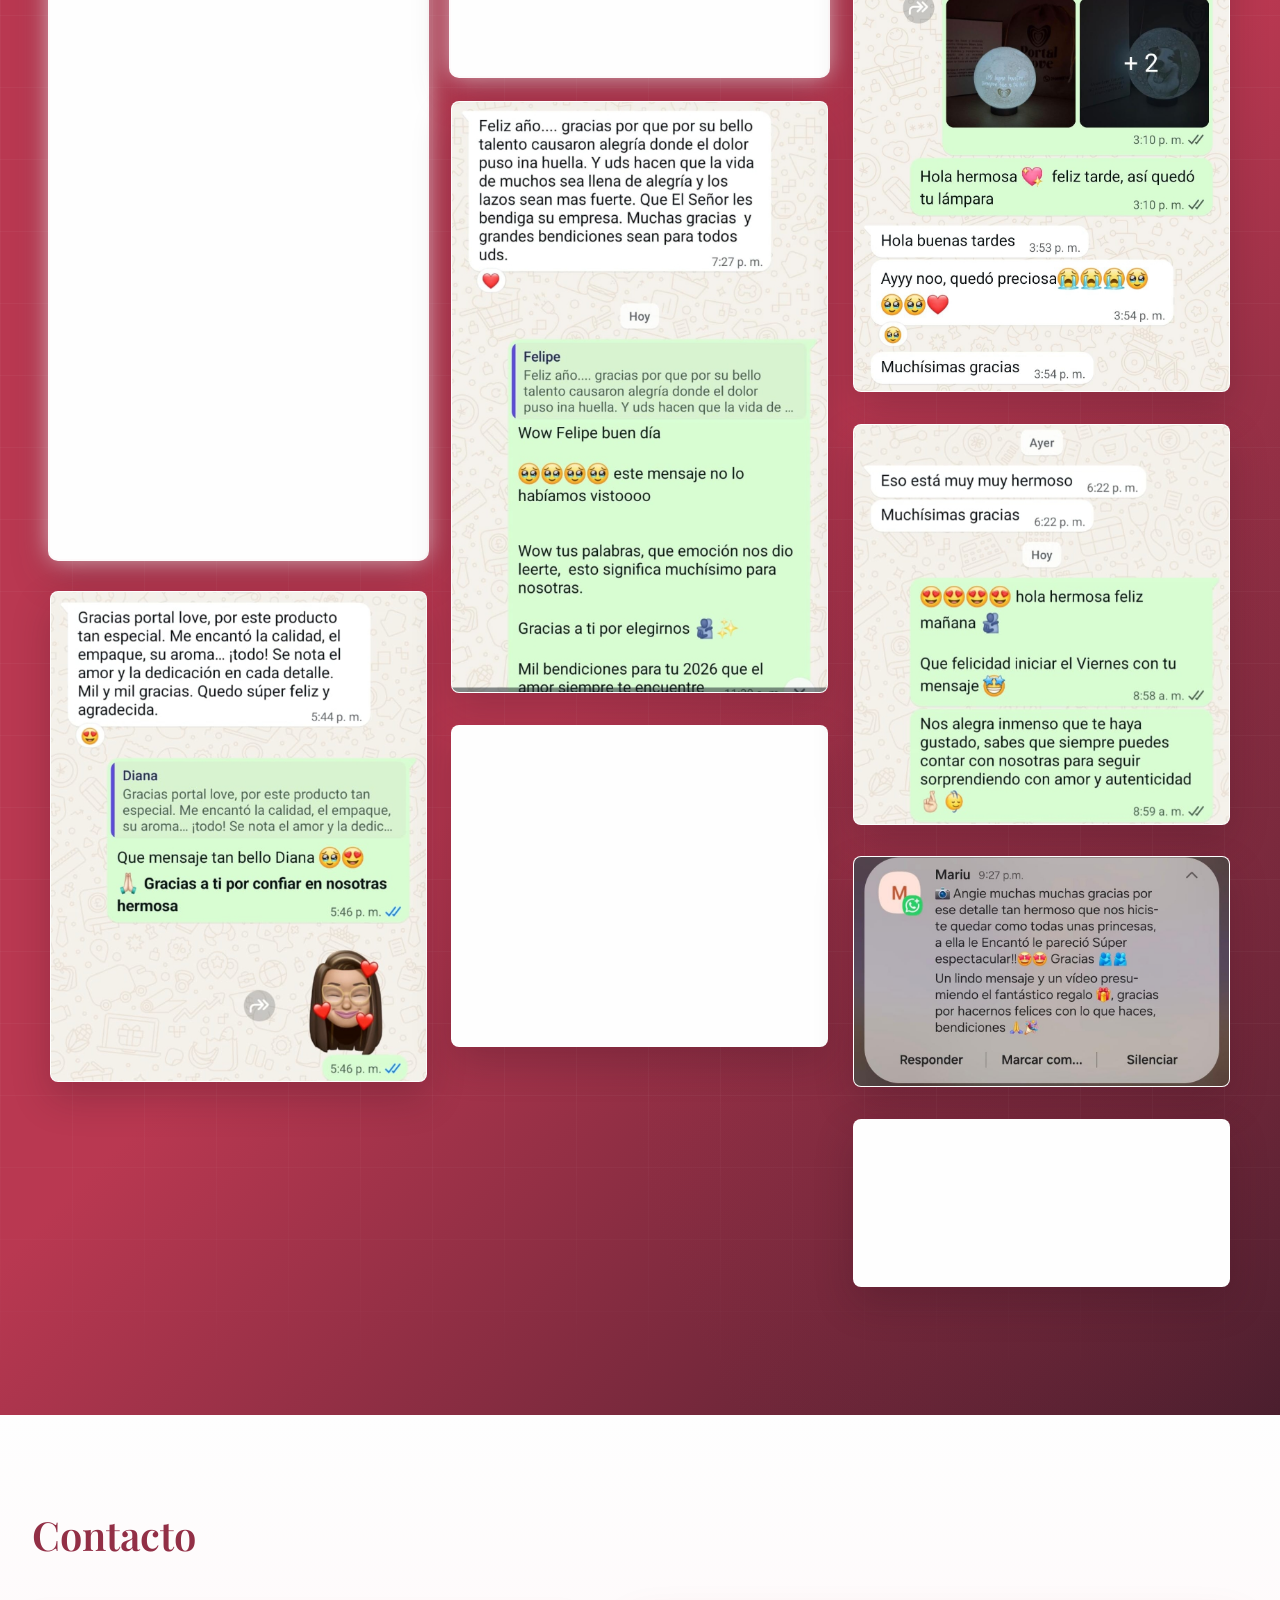
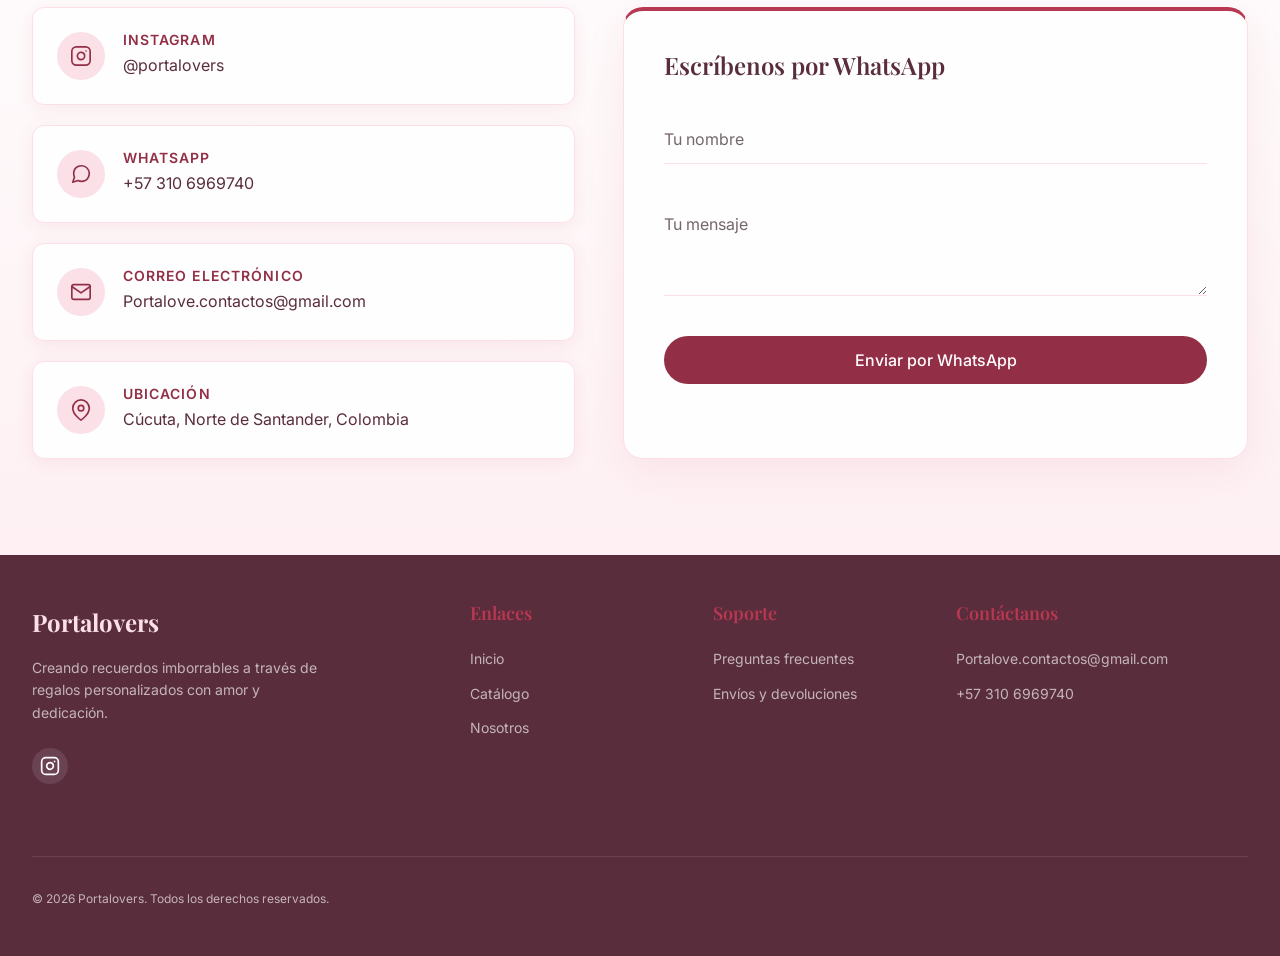
<file: personalizar.html>
<!DOCTYPE html>
<html lang="es">
<head>
  <meta charset="UTF-8">
  <meta name="viewport" content="width=device-width, initial-scale=1.0">
  <title>Personalizar tu regalo | Portalovers</title>
  <meta name="description" content="Personaliza tu regalo, agrega tus fotos y tu dedicatoria, y coordina el pedido con Portalovers.">
  <link rel="preconnect" href="https://fonts.googleapis.com">
  <link rel="preconnect" href="https://fonts.gstatic.com" crossorigin>
  <link rel="stylesheet" href="css/styles.css">
  <script type="importmap">
    {
      "imports": {
        "three": "https://cdn.jsdelivr.net/npm/three@0.160.0/build/three.module.js",
        "three/addons/": "https://cdn.jsdelivr.net/npm/three@0.160.0/examples/jsm/"
      }
    }
  </script>
</head>
<body>
  <header class="header scrolled personalize-header-bar">
    <div class="container header-container">
      <a href="index.html" class="logo">Portalovers</a>
      <nav class="nav-menu" id="primaryNavigation" aria-label="Navegación principal">
        <ul class="nav-links">
          <li><a href="index.html#inicio" class="nav-link">Inicio</a></li>
          <li><a href="index.html#catalogo" class="nav-link">Catálogo</a></li>
        </ul>
      </nav>
      <div class="header-actions">
        <button class="cart-icon" id="cartIcon" type="button" aria-label="Ver carrito" aria-controls="cartPanel" aria-expanded="false">
          <svg width="24" height="24" viewBox="0 0 24 24" fill="none" stroke="currentColor" stroke-width="2" stroke-linecap="round" stroke-linejoin="round"><circle cx="9" cy="21" r="1"/><circle cx="20" cy="21" r="1"/><path d="M1 1h4l2.68 13.39a2 2 0 0 0 2 1.61h9.72a2 2 0 0 0 2-1.61L23 6H6"/></svg>
          <span class="cart-badge" id="cartBadge" style="display: none;">0</span>
        </button>
        <button class="menu-toggle" aria-label="Menú" aria-controls="primaryNavigation" aria-expanded="false">
          <svg width="24" height="24" viewBox="0 0 24 24" fill="none" stroke="currentColor" stroke-width="2" stroke-linecap="round" stroke-linejoin="round"><line x1="3" y1="12" x2="21" y2="12"></line><line x1="3" y1="6" x2="21" y2="6"></line><line x1="3" y1="18" x2="21" y2="18"></line></svg>
        </button>
      </div>
    </div>
  </header>

  <main class="personalize-page">
    <div class="personalize-container">
      <a href="index.html#catalogo" class="back-link">
        <svg width="20" height="20" viewBox="0 0 24 24" fill="none" stroke="currentColor" stroke-width="2"><path d="M19 12H5M12 19l-7-7 7-7"/></svg>
        Volver al catálogo
      </a>

      <div class="personalize-header">
        <h1>Personaliza tu regalo</h1>
        <p>Haz que tu detalle sea único e inolvidable</p>
      </div>

      <div class="personalize-grid">
        <!-- Left: Product Preview -->
        <div class="preview-column">
          <div class="preview-card">
            <div class="preview-image">
              <img id="previewProductImg" src="" alt="">
              <div class="preview-custom-overlay" id="previewOverlay" style="display:none">
                <div class="preview-custom-phrase" id="previewPhrase"></div>
                <div class="preview-custom-song" id="previewSong"></div>
              </div>
              <button class="preview-gallery-arrow preview-gallery-arrow--previous" id="previewImagePrevious" type="button" aria-label="Ver imagen anterior" aria-controls="previewProductImg" hidden>
                <svg width="18" height="18" viewBox="0 0 24 24" fill="none" stroke="currentColor" stroke-width="2" stroke-linecap="round" stroke-linejoin="round" aria-hidden="true"><path d="m15 18-6-6 6-6"></path></svg>
              </button>
              <button class="preview-gallery-arrow preview-gallery-arrow--next" id="previewImageNext" type="button" aria-label="Ver imagen siguiente" aria-controls="previewProductImg" hidden>
                <svg width="18" height="18" viewBox="0 0 24 24" fill="none" stroke="currentColor" stroke-width="2" stroke-linecap="round" stroke-linejoin="round" aria-hidden="true"><path d="m9 18 6-6-6-6"></path></svg>
              </button>
              <span class="preview-image-count" id="previewImageCounter" aria-live="polite" aria-atomic="true" hidden></span>
            </div>
            <div class="preview-info">
              <h2 class="preview-name" id="previewName">Producto</h2>
              <div class="preview-price" id="previewPrice">$0</div>
            </div>
            <section class="product-set-includes" id="productSetIncludes" aria-labelledby="productSetIncludesTitle" aria-live="polite" hidden>
              <div class="product-set-includes-heading">
                <span class="product-set-includes-mark" aria-hidden="true">✓</span>
                <h3 id="productSetIncludesTitle">Nuestro set incluye</h3>
              </div>
              <ul class="product-set-includes-grid" id="productSetIncludesList"></ul>
            </section>
          </div>
        </div>

        <!-- Right: Customization Form -->
        <div class="customize-form">
          <h2>Hazlo especial</h2>
          <p class="form-subtitle">Completa los detalles para crear un regalo único</p>

          <section class="luna-customization" id="lunaCustomization" aria-label="Personalización de Luna" hidden>
            <section class="luna-size-selector" aria-labelledby="lunaSizeTitle">
              <div class="luna-step-heading">
                <div><h3 id="lunaSizeTitle">Elige una opción</h3><p>Selecciona una talla para continuar.</p></div>
              </div>
              <div class="luna-size-options" role="group" aria-label="Tallas disponibles">
                <button class="luna-size-card" type="button" data-luna-size="esencial" aria-pressed="false"><strong>Esencial</strong><span class="luna-size-dimension">11 cm de diámetro</span><span class="luna-size-price">Precio por cotizar</span></button>
                <button class="luna-size-card" type="button" data-luna-size="plus" aria-pressed="false"><span class="luna-size-badge">La más pedida</span><strong>Plus</strong><span class="luna-size-dimension">13 cm de diámetro</span><span class="luna-size-price">Precio por cotizar</span></button>
                <button class="luna-size-card" type="button" data-luna-size="premium" aria-pressed="false"><strong>Premium</strong><span class="luna-size-dimension">15 cm de diámetro</span><span class="luna-size-price">Precio por cotizar</span></button>
              </div>
              <p class="step-hint" id="lunaSizeFeedback" role="status" aria-live="polite">Elige una talla para empezar a personalizar.</p>
            </section>

            <div class="luna-flow" id="lunaFlow" hidden>
              <div class="luna-progress" role="progressbar" aria-label="Progreso de personalización" aria-valuemin="0" aria-valuemax="5" aria-valuenow="0">
                <span id="lunaProgressText">Selecciona una talla</span>
                <div class="luna-progress-track"><span id="lunaProgressFill"></span></div>
              </div>

              <section class="luna-step" id="lunaPhotoStep" aria-labelledby="lunaPhotoTitle">
                <div class="luna-step-heading"><span class="step-number">1</span><div><h3 id="lunaPhotoTitle">Elige tu foto</h3><p id="lunaPhotoRequirement"></p></div></div>
                <div class="cristal-photo-grid luna-photo-grid" id="lunaPhotoGrid"></div>
                <p class="step-hint" id="lunaPhotoFeedback" role="status" aria-live="polite"></p>
              </section>

              <section class="luna-step" id="lunaQrStep" aria-labelledby="lunaQrTitle" hidden>
                <div class="luna-step-heading"><span class="step-number">2</span><div><h3 id="lunaQrTitle"></h3><p id="lunaQrHint"></p></div></div>
                <div class="luna-qr-choices" id="lunaQrChoices" role="group" aria-label="Opciones para el QR" aria-required="true" hidden>
                  <button class="luna-qr-choice" type="button" data-luna-qr="audio" aria-pressed="false"><strong>Audio o los latidos del corazón de tu bebé</strong><span>Sube un archivo de audio.</span></button>
                  <button class="luna-qr-choice" type="button" data-luna-qr="song-link" aria-pressed="false"><strong>Enlace de la canción</strong><span>Agrega el enlace que se asociará al QR.</span></button>
                </div>
                <div id="lunaAudioMount" hidden></div>
                <div id="lunaSongMount" hidden></div>
              </section>

              <div id="lunaDedicationMount"></div>

              <section class="luna-step" id="lunaBaseStep" aria-labelledby="lunaBaseTitle">
                <div class="luna-step-heading"><span class="step-number">4</span><div><h3 id="lunaBaseTitle">Base personalizada</h3><p id="lunaBaseHint"></p></div></div>
                <label class="luna-base-addon" id="lunaBaseAddonOption" hidden>
                  <input type="checkbox" id="lunaBaseAddonToggle">
                  <span><strong>Agregar base personalizada</strong><small id="lunaBaseAddonPriceLabel"></small></span>
                </label>
                <div class="luna-base-field" id="lunaBaseField" hidden>
                  <label id="lunaBaseTextLabel" for="lunaBaseText">Texto para la base</label>
                  <input class="song-input luna-text-input" type="text" id="lunaBaseText" maxlength="30" placeholder="Escríbelo aquí" aria-describedby="lunaBaseCounter" aria-required="false">
                  <div class="phrase-counter" id="lunaBaseCounter"><span id="lunaBaseCount">0</span>/30</div>
                </div>
              </section>

              <section class="luna-step" id="lunaCardStep" aria-labelledby="lunaCardTitle">
                <div class="luna-step-heading"><span class="step-number">5</span><div><h3 id="lunaCardTitle">Tarjeta impresa</h3><p>Completa los datos para tu tarjeta.</p></div></div>
                <div class="luna-card-fields">
                  <label for="lunaCardFrom">De:<input class="song-input luna-text-input" id="lunaCardFrom" type="text" autocomplete="name"></label>
                  <label for="lunaCardTo">Para:<input class="song-input luna-text-input" id="lunaCardTo" type="text"></label>
                </div>
              </section>
            </div>
          </section>

          <section class="cristal-customization" id="cristalCustomization" aria-label="Personalización de Cristal Love" hidden>
            <div class="portrait-included-benefit" id="cristalIncludedBenefit" role="note" hidden>
              <span class="portrait-included-mark" aria-hidden="true">✓</span>
              <span id="cristalIncludedBenefitText"></span>
            </div>
            <section class="cristal-step" aria-labelledby="cristalPhotosTitle">
              <div class="cristal-step-heading">
                <span class="step-number">1</span>
                <div><h3 id="cristalPhotosTitle">Tus fotos favoritas</h3><p id="cristalPhotoRequirement"></p></div>
              </div>
              <div class="cristal-photo-grid" id="cristalPhotoGrid"></div>
              <p class="step-hint" id="cristalPhotoFeedback" role="status" aria-live="polite"></p>
            </section>

            <section class="cristal-step" aria-labelledby="cristalMessageTitle">
              <div class="cristal-step-heading">
                <span class="step-number">2</span>
                <div><h3 id="cristalMessageTitle">Elige tu mensaje</h3><p>Selecciona una opción.</p></div>
              </div>
              <div class="cristal-choice-grid cristal-message-choices" id="cristalMessageChoices" role="group" aria-label="Opciones de mensaje">
              </div>
            </section>

            <section class="cristal-step" aria-labelledby="cristalDedicationTitle">
              <div class="cristal-step-heading">
                <span class="step-number">3</span>
                <div><h3 id="cristalDedicationTitle">Escribe la dedicatoria de tu tarjeta impresa</h3><p>Máximo 150 caracteres.</p></div>
              </div>
              <textarea class="phrase-input cristal-textarea" id="cristalDedication" maxlength="150" aria-describedby="cristalDedicationCounter" placeholder="Escribe tu dedicatoria"></textarea>
              <div class="phrase-counter" id="cristalDedicationCounter"><span id="cristalDedicationCount">0</span>/150</div>
            </section>

            <section class="cristal-step" aria-labelledby="cristalBaseTitle">
              <div class="cristal-step-heading">
                <span class="step-number">4</span>
                <div><h3 id="cristalBaseTitle">Elige el color de la base</h3><p>Selecciona una opción.</p></div>
              </div>
              <div class="cristal-choice-grid cristal-color-choices" role="group" aria-label="Color de la base">
                <button class="cristal-choice-card cristal-color-card" type="button" data-choice-group="cristal-base" data-value="rojo" aria-pressed="false"><span class="cristal-color-swatch cristal-swatch-red" aria-hidden="true"></span><strong>Rojo</strong><small>Muestra referencial</small></button>
                <button class="cristal-choice-card cristal-color-card" type="button" data-choice-group="cristal-base" data-value="lila" aria-pressed="false"><span class="cristal-color-swatch cristal-swatch-lilac" aria-hidden="true"></span><strong>Lila</strong><small>Muestra referencial</small></button>
                <button class="cristal-choice-card cristal-color-card" type="button" data-choice-group="cristal-base" data-value="beige-arequipe" aria-pressed="false"><span class="cristal-color-swatch cristal-swatch-beige" aria-hidden="true"></span><strong>Beige arequipe</strong><small>Muestra referencial</small></button>
              </div>
            </section>

            <section class="cristal-step" id="cristalComplementStep" aria-labelledby="cristalComplementTitle">
              <div class="cristal-step-heading">
                <span class="step-number">5</span>
                <div><h3 id="cristalComplementTitle">Agrega una vela a tu regalo</h3><p>Complemento opcional.</p></div>
              </div>
              <div class="cristal-choice-grid cristal-complement-choices" role="group" aria-label="Complemento opcional">
                <button class="cristal-choice-card" id="cristalVelaComplement" type="button" data-choice-group="cristal-addon" data-value="vela" aria-pressed="false"><strong>Vela de corazón tejido con aroma</strong><span id="cristalVelaComplementPrice"></span></button>
              </div>
            </section>

          </section>

          <section class="portrait-customization" id="portraitCustomization" aria-label="Personalización de portarretratos" hidden>
            <div class="portrait-progress" id="portraitProgress" role="progressbar" aria-label="Progreso de personalización de Box Musical" aria-valuemin="0" aria-valuemax="3" aria-valuenow="0" hidden>
              <span id="portraitProgressText">0 de 3 pasos completados</span>
              <div class="portrait-progress-track"><span id="portraitProgressFill"></span></div>
            </div>
            <div class="portrait-included-benefit" id="portraitIncludedBenefit" role="note" hidden>
              <span class="portrait-included-mark" aria-hidden="true">✓</span>
              <span id="portraitIncludedBenefitText"></span>
            </div>
            <section class="portrait-step" aria-labelledby="portraitPhotosTitle">
              <div class="cristal-step-heading">
                <span class="step-number">1</span>
                <div><h3 id="portraitPhotosTitle">Tus fotografías</h3><p>Sube entre 1 y 4 fotos. Cada archivo debe pesar como máximo 5 MB.</p></div>
              </div>
              <div class="cristal-photo-grid" id="portraitPhotoGrid"></div>
              <p class="step-hint" id="portraitPhotoFeedback" role="status" aria-live="polite"></p>
            </section>

            <section class="portrait-step" id="portraitSongStep" aria-labelledby="portraitSongTitle" hidden>
              <div class="cristal-step-heading">
                <span class="step-number">2</span>
                <div><h3 id="portraitSongTitle">La canción</h3><p>Escribe el nombre o pega el enlace de la canción.</p></div>
              </div>
              <input class="song-input portrait-text-input" id="portraitSongInput" type="text" placeholder="Nombre o enlace de la canción">
            </section>

            <section class="portrait-step" id="portraitAnniversaryStep" aria-labelledby="portraitAnniversaryTitle" hidden>
              <div class="cristal-step-heading">
                <span class="step-number">3</span>
                <div><h3 id="portraitAnniversaryTitle">Datos del aniversario</h3><p>Tu nombre y el de tu pareja.</p></div>
              </div>
              <div class="luna-card-fields portrait-name-fields">
                <label for="portraitNameOne">Tu nombre<input class="song-input portrait-text-input" id="portraitNameOne" type="text" autocomplete="name"></label>
                <label for="portraitNameTwo">Nombre de tu pareja<input class="song-input portrait-text-input" id="portraitNameTwo" type="text"></label>
              </div>
              <fieldset class="portrait-date-fields">
                <legend>Fecha (Día / Mes / Año)</legend>
                <label for="portraitDay">Día<input class="song-input portrait-text-input" id="portraitDay" type="number" min="1" max="31" inputmode="numeric"></label>
                <label for="portraitMonth">Mes<input class="song-input portrait-text-input" id="portraitMonth" type="number" min="1" max="12" inputmode="numeric"></label>
                <label for="portraitYear">Año<input class="song-input portrait-text-input" id="portraitYear" type="number" min="1" max="9999" inputmode="numeric"></label>
              </fieldset>
            </section>

            <section class="portrait-step" id="portraitDedicationStep" aria-labelledby="portraitDedicationTitle">
              <div class="cristal-step-heading">
                <span class="step-number" id="portraitDedicationNumber">3</span>
                <div><h3 id="portraitDedicationTitle">Dedicatoria</h3><p id="portraitDedicationHint"></p></div>
              </div>
              <textarea class="phrase-input cristal-textarea" id="portraitDedication" placeholder="Escribe tu dedicatoria"></textarea>
              <div class="phrase-counter" id="portraitDedicationCounter" hidden><span id="portraitDedicationCount">0</span>/80</div>
            </section>

            <section class="portrait-step" id="portraitCardStep" aria-labelledby="portraitCardTitle" hidden>
              <div class="cristal-step-heading">
                <span class="step-number" id="portraitCardNumber">4</span>
                <div><h3 id="portraitCardTitle">Tarjeta personalizada impresa</h3><p>Máximo 80 caracteres.</p></div>
              </div>
              <label for="portraitCardMessage">Escribe un mensaje para tu tarjeta impresa</label>
              <textarea class="phrase-input cristal-textarea portrait-card-message" id="portraitCardMessage" maxlength="80" aria-describedby="portraitCardMessageCounter" placeholder="Escribe tu mensaje" required></textarea>
              <div class="phrase-counter" id="portraitCardMessageCounter"><span id="portraitCardMessageCount">0</span>/80</div>
            </section>
          </section>

          <!-- Step 1: Upload Image -->
          <div class="customize-step" id="imageStep">
            <div class="step-label">
              <span class="step-number">1</span>
              <span>Imagen de referencia</span>
            </div>
            <div class="upload-area" id="uploadArea" role="button" tabindex="0" aria-controls="imageInput" aria-describedby="uploadFeedback">
              <svg viewBox="0 0 24 24" fill="none" stroke="currentColor" stroke-width="2" stroke-linecap="round" stroke-linejoin="round"><path d="M21 15v4a2 2 0 0 1-2 2H5a2 2 0 0 1-2-2v-4"></path><polyline points="17 8 12 3 7 8"></polyline><line x1="12" y1="3" x2="12" y2="15"></line></svg>
              <p>Arrastra tu imagen aquí o <span class="upload-cta">haz clic para seleccionar</span></p>
              <input type="file" id="imageInput" accept=".jpg,.jpeg,.png,.webp,image/jpeg,image/png,image/webp" hidden>
            </div>
            <div class="upload-preview" id="uploadPreview">
              <img id="uploadedImage" src="" alt="Imagen subida">
              <button class="replace-image" id="changeImage" type="button" aria-label="Cambiar imagen" title="Cambiar imagen">↻</button>
              <button class="remove-image" id="removeImage" type="button" aria-label="Eliminar imagen" title="Eliminar imagen">&times;</button>
            </div>
            <p class="step-hint" id="uploadFeedback" role="status" aria-live="polite">JPG, JPEG, PNG o WEBP. Máximo 5 MB. Se almacenará al agregar el producto.</p>
            <p class="step-hint upload-example-note" id="uploadExampleNote" hidden>La imagen que subas se utilizará para personalizar tu propia Luna. No cambia el modelo 3D de referencia.</p>
          </div>

          <div class="customize-step" id="audioStep">
            <div class="step-label">
              <span class="step-number">2</span>
              <span>Audio de referencia</span>
            </div>
            <div id="lunaAudioControls">
            <div class="upload-area audio-upload-area" id="audioUploadArea" role="button" tabindex="0" aria-controls="audioInput" aria-describedby="audioFeedback">
              <svg viewBox="0 0 24 24" fill="none" stroke="currentColor" stroke-width="2" stroke-linecap="round" stroke-linejoin="round"><path d="M9 18V5l12-2v13"></path><circle cx="6" cy="18" r="3"></circle><circle cx="18" cy="16" r="3"></circle></svg>
              <p>Haz clic para seleccionar un archivo de audio</p>
              <input type="file" id="audioInput" accept=".mp3,.wav,.m4a,.ogg,audio/mpeg,audio/wav,audio/mp4,audio/ogg" hidden>
            </div>
            <div class="audio-reference-preview" id="audioPreview" hidden>
              <div class="audio-file-details">
                <span class="audio-file-name" id="audioFileName"></span>
                <span class="audio-file-size" id="audioFileSize"></span>
              </div>
              <audio id="audioPlayer" controls preload="metadata"></audio>
              <div class="reference-file-actions">
                <button class="reference-file-button" id="changeAudio" type="button">Cambiar audio</button>
                <button class="reference-file-button" id="removeAudio" type="button">Eliminar</button>
              </div>
            </div>
            <p class="step-hint" id="audioFeedback" role="status" aria-live="polite">MP3, WAV, M4A u OGG. Máximo 15 MB. Se almacenará al agregar el producto.</p>
            </div>
          </div>

          <!-- Step 2: Dedication Phrase -->
          <div class="customize-step" id="dedicationStep">
            <div class="step-label">
              <span class="step-number">3</span>
              <span>Escribe tu dedicatoria</span>
            </div>
            <textarea class="phrase-input" id="phraseInput" placeholder="Escribe esa frase que quieres que quede grabada para siempre..." maxlength="150"></textarea>
            <div class="phrase-counter"><span id="phraseCount">0</span>/150</div>
          </div>

          <!-- Step 3: Song -->
          <div class="customize-step" id="songStep">
            <div class="step-label">
              <span class="step-number">4</span>
              <span>Canción de dedicatoria</span>
            </div>
            <div id="lunaSongControls">
            <div class="song-input-wrapper">
              <svg viewBox="0 0 24 24" fill="none" stroke="currentColor" stroke-width="2" stroke-linecap="round" stroke-linejoin="round"><path d="M9 18V5l12-2v13"></path><circle cx="6" cy="18" r="3"></circle><circle cx="18" cy="16" r="3"></circle></svg>
              <input type="text" class="song-input" id="songInput" placeholder="Nombre de la canción o link de Spotify">
            </div>
            <p class="step-hint">La canción que los define. Escribe el nombre o pega un enlace.</p>
            </div>
          </div>

          <!-- Step 4: Quantity -->
          <div class="customize-step" id="quantityStep">
            <div class="step-label">
              <span class="step-number">5</span>
              <span>Cantidad</span>
            </div>
            <div class="qty-selector">
              <button class="qty-btn" id="qtyMinus" type="button" aria-label="Disminuir cantidad">−</button>
              <span class="qty-value" id="qtyValue">1</span>
              <button class="qty-btn" id="qtyPlus" type="button" aria-label="Aumentar cantidad">+</button>
            </div>
          </div>

          <section class="shipping-data-step" id="shippingDataStep" aria-labelledby="shippingDataTitle">
            <div class="shipping-step-heading">
              <h3 id="shippingDataTitle">Datos de envío</h3>
              <p>Completa estos datos para coordinar la entrega.</p>
            </div>
            <div class="shipping-fields">
              <label class="shipping-field shipping-field-full" for="shippingFullName">
                Nombre y apellido
                <input id="shippingFullName" type="text" autocomplete="name" placeholder="Nombre completo del destinatario" required aria-required="true">
              </label>
              <label class="shipping-field" for="shippingAddress">
                Dirección
                <input id="shippingAddress" type="text" autocomplete="street-address" placeholder="Ej. Calle 10 # 5-20, apartamento 302" required aria-required="true">
              </label>
              <label class="shipping-field" for="shippingNeighborhood">
                Barrio
                <input id="shippingNeighborhood" type="text" autocomplete="address-line2" placeholder="Escribe el barrio donde se realizará la entrega" required aria-required="true">
              </label>
              <label class="shipping-field" for="shippingCity">
                Ciudad
                <input id="shippingCity" type="text" autocomplete="address-level2" placeholder="Escribe la ciudad de destino" required aria-required="true">
              </label>
              <label class="shipping-field shipping-field-full" for="shippingPhone">
                Teléfono
                <input id="shippingPhone" type="tel" autocomplete="tel" inputmode="tel" placeholder="Número de contacto del destinatario" required aria-required="true">
              </label>
              <label class="shipping-field shipping-field-full" for="shippingDetails">
                Detalles adicionales (opcional)
                <textarea id="shippingDetails" placeholder="Agrega referencias, indicaciones para llegar o información útil para la entrega (opcional)"></textarea>
              </label>
            </div>
            <p class="shipping-feedback" id="shippingFeedback" role="status" aria-live="polite"></p>
          </section>

          <!-- Add to Cart -->
          <button class="btn-add-cart" id="addToCartBtn" type="button">
            🛒 Agregar al Carrito
          </button>
          <p class="step-hint order-feedback" id="orderFeedback" role="status" aria-live="polite"></p>
        </div>
      </div>

      <section class="luna-showcase" id="lunaShowcase" aria-labelledby="lunaShowcaseTitle" hidden>
        <h2 id="lunaShowcaseTitle">Así transformamos un Diseño 3D en una Moon Love</h2>
        <figure class="luna-model-figure">
          <model-viewer id="lunaModel" alt="Ejemplo de Lámpara Luna personalizada" camera-controls touch-action="pan-y" interaction-prompt="auto" loading="lazy" exposure="0.7" hidden></model-viewer>
          <div class="luna-stl-viewer" id="lunaStlViewer" hidden></div>
        </figure>
        <figure class="luna-design-figure">
          <img id="lunaReferenceImage" alt="Diseño utilizado en el ejemplo de Lámpara Luna" loading="lazy">
        </figure>
      </section>
    </div>
  </main>

  <!-- Cart Sidebar -->
  <div id="cart-sidebar"></div>

  <script src="js/cloudinary-config.js"></script>
  <script src="js/cart.js"></script>
  <script src="js/catalog-data.js"></script>
  <script src="js/personalizar.js"></script>
</body>
</html>
</file>
<file: css/styles.css>
@import url('https://fonts.googleapis.com/css2?family=Cormorant+Garamond:ital,wght@0,400;0,500;0,600;0,700;1,400;1,500;1,600;1,700&family=Inter:wght@300;400;500;600;700&family=Playfair+Display:ital,wght@0,400;0,500;0,600;0,700;0,800;1,400;1,500;1,600;1,700&display=swap');

/* ==========================================================================
   1. CSS RESET & BASE
   ========================================================================== */
:root {
  /* Colors */
  --primary: #b93851;
  --primary-light: #c96f83;
  --primary-dark: #922f46;
  --secondary: #fbe0e7;
  --secondary-light: #fef0f3;
  --accent: #b93851;
  --cristal-base-red: #b52e4b;
  --cristal-base-lilac: #b89bd0;
  --cristal-base-beige: #c6ad8c;
  --dark: #5a2d3d;
  --dark-light: #7d394d;
  --light: #fbe0e7;
  --light-alt: #f5d0da;
  --warm-surface: #edeae2;
  --white: #fefefe;
  --muted: #74666b;
  --muted-light: #c4b5ba;

  /* Utilities */
  --shadow: rgba(185, 56, 81, 0.08);
  --shadow-strong: rgba(185, 56, 81, 0.15);
  --gradient-overlay: linear-gradient(180deg, rgba(42, 42, 42, 0.15) 0%, rgba(42, 42, 42, 0.75) 100%);

  /* Typography */
  --font-heading: 'Playfair Display', serif;
  --font-body: 'Inter', sans-serif;
  --font-accent: 'Cormorant Garamond', serif;

  /* Font Sizes */
  --text-xs: 0.75rem;
  --text-sm: 0.875rem;
  --text-base: 1rem;
  --text-lg: 1.125rem;
  --text-xl: 1.25rem;
  --text-2xl: 1.5rem;
  --text-3xl: 2rem;
  --text-4xl: 2.5rem;
  --text-5xl: 3.5rem;

  /* Layout */
  --container-max: 1280px;
  --container-padding: 2rem;

  /* Border Radius */
  --radius-sm: 4px;
  --radius-md: 8px;
  --radius-lg: 12px;
  --radius-xl: 20px;
  --radius-full: 9999px;

  /* Animations */
  --ease-standard: cubic-bezier(0.2, 0.7, 0.2, 1);
  --ease-out: cubic-bezier(0.22, 1, 0.36, 1);
  --duration-fast: 180ms;
  --duration-base: 320ms;
  --duration-reveal: 680ms;
  --transition-base: var(--duration-base) var(--ease-standard);
  --transition-reveal: var(--duration-reveal) var(--ease-out);
}

@view-transition { navigation: auto; }
::view-transition-old(root) { animation: page-transition-out 160ms ease both; }
::view-transition-new(root) { animation: page-transition-in 360ms var(--ease-out) both; }
@keyframes page-transition-out { to { opacity: 0; } }
@keyframes page-transition-in {
  from { opacity: 0; transform: translate3d(0, 8px, 0); }
  to { opacity: 1; transform: translate3d(0, 0, 0); }
}

*, *::before, *::after {
  box-sizing: border-box;
  margin: 0;
  padding: 0;
}

html {
  font-size: 16px;
  scroll-behavior: smooth;
  scroll-padding-top: 6rem;
}

body {
  font-family: var(--font-body);
  color: var(--dark);
  background-color: var(--white);
  line-height: 1.6;
  overflow-x: hidden;
  -webkit-font-smoothing: antialiased;
  -moz-osx-font-smoothing: grayscale;
}

h1, h2, h3, h4, h5, h6 {
  font-family: var(--font-heading);
  font-weight: 600;
  line-height: 1.2;
  color: var(--primary-dark);
  margin-bottom: 1rem;
}

p {
  margin-bottom: 1rem;
}

a {
  color: inherit;
  text-decoration: none;
  transition: color var(--transition-base);
}

img {
  max-width: 100%;
  height: auto;
  display: block;
}

ul, ol {
  list-style: none;
}

button, input, select, textarea {
  font-family: inherit;
  font-size: inherit;
  color: inherit;
  border: none;
  background: none;
}

button {
  cursor: pointer;
}

/* ==========================================================================
   2. TYPOGRAPHY UTILITIES
   ========================================================================== */
.font-heading { font-family: var(--font-heading); }
.font-body { font-family: var(--font-body); }
.font-accent { font-family: var(--font-accent); font-style: italic; }

.text-primary { color: var(--primary); }
.text-primary-dark { color: var(--primary-dark); }
.text-accent { color: var(--accent); }
.text-muted { color: var(--muted); }
.text-white { color: var(--white); }

.text-center { text-align: center; }
.text-left { text-align: left; }
.text-right { text-align: right; }

/* ==========================================================================
   3. FOCUS STATES
   ========================================================================== */
:focus-visible {
  outline: 2px solid var(--primary);
  outline-offset: 2px;
}

/* ==========================================================================
   4. CUSTOM SCROLLBAR
   ========================================================================== */
::-webkit-scrollbar {
  width: 8px;
}
::-webkit-scrollbar-track {
  background: var(--secondary-light);
}
::-webkit-scrollbar-thumb {
  background: var(--primary-light);
  border-radius: var(--radius-md);
}
::-webkit-scrollbar-thumb:hover {
  background: var(--primary);
}

/* ==========================================================================
   5. CONTAINER
   ========================================================================== */
.container {
  max-width: var(--container-max);
  margin: 0 auto;
  padding: 0 var(--container-padding);
}

/* ==========================================================================
   6. PRELOADER
   ========================================================================== */
.preloader {
  position: fixed;
  inset: 0;
  background: var(--white);
  z-index: 9999;
  display: flex;
  align-items: center;
  justify-content: center;
  transition: opacity 0.8s ease, visibility 0.8s ease;
}
.preloader.fade-out {
  opacity: 0;
  visibility: hidden;
}
.loader-brand {
  font-family: var(--font-heading);
  font-size: var(--text-3xl);
  color: var(--primary-dark);
  letter-spacing: 0.1em;
  animation: gentle-spacing 2s ease-in-out infinite alternate;
}
@keyframes gentle-spacing {
  0% { letter-spacing: 0.1em; opacity: 0.8; }
  100% { letter-spacing: 0.2em; opacity: 1; }
}

/* ==========================================================================
   7. BUTTONS
   ========================================================================== */
.btn {
  display: inline-flex;
  align-items: center;
  justify-content: center;
  padding: 0.875rem 2rem;
  border-radius: var(--radius-full);
  font-weight: 500;
  font-size: var(--text-base);
  text-align: center;
  transition: all var(--transition-base);
  gap: 0.5rem;
}

.btn:hover {
  transform: translateY(-2px);
}
.btn:active { transform: translateY(0) scale(0.98); }

.btn-primary {
  background-color: var(--primary-dark);
  color: var(--white);
  box-shadow: none;
}
.btn-primary:hover {
  background-color: var(--dark-light);
  box-shadow: none;
}

.btn-accent { background-color: var(--accent); color: var(--white); }
.btn-accent:hover { background-color: var(--dark-light); }

.btn-outline {
  border: 2px solid var(--primary-dark);
  color: var(--primary-dark);
  background: transparent;
}
.btn-outline:hover { background: var(--primary-dark); color: var(--white); }

.btn-whatsapp {
  background-color: #25D366;
  color: var(--white);
  box-shadow: 0 4px 15px rgba(37, 211, 102, 0.2);
}
.btn-whatsapp:hover {
  background-color: #128C7E;
  box-shadow: 0 6px 20px rgba(37, 211, 102, 0.3);
}

.header {
  position: fixed;
  top: 1rem;
  left: 0;
  width: 100%;
  z-index: 1000;
  padding: 0 2rem;
  transition: background-color var(--transition-base), padding var(--transition-base), transform 0.42s cubic-bezier(0.22, 1, 0.36, 1);
  background: transparent;
  will-change: transform;
}
.header > .container {
  position: relative;
  width: 100%;
  max-width: 1480px;
  padding: 0.65rem 1.5rem;
  border: 1px solid rgba(185, 56, 81, 0.06);
  border-radius: var(--radius-full);
  background: var(--white);
  box-shadow: 0 10px 32px var(--shadow);
  transition: padding var(--transition-base), box-shadow var(--transition-base), background-color var(--transition-base);
}
.header.scrolled {
  padding-top: 0;
  padding-bottom: 0;
  background: transparent;
  backdrop-filter: none;
  box-shadow: none;
}
.header.header-hidden { transform: translate3d(0, -110%, 0); }
.header.header-hidden:focus-within { transform: translate3d(0, 0, 0); }
.header.scrolled > .container { box-shadow: 0 8px 28px var(--shadow); }
.header-container {
  display: flex;
  align-items: center;
  justify-content: space-between;
}
.logo {
  font-family: var(--font-heading);
  font-size: var(--text-2xl);
  font-weight: 700;
  color: var(--primary-dark);
  letter-spacing: -0.02em;
}
.nav-links {
  display: flex;
  gap: 2rem;
  align-items: center;
}
.nav-link {
  font-weight: 500;
  color: var(--dark);
  position: relative;
}
.nav-link::after {
  content: '';
  position: absolute;
  bottom: -4px;
  left: 0;
  width: 0;
  height: 2px;
  background: var(--primary-dark);
  transition: width var(--transition-base);
}
.nav-link:hover::after, .nav-link.active::after {
  width: 100%;
}
.nav-link:focus-visible { outline-offset: 6px; }

.header-actions {
  display: flex;
  align-items: center;
  gap: 1.5rem;
}
.menu-toggle {
  display: none;
  align-items: center;
  justify-content: center;
  width: 44px;
  height: 44px;
  border-radius: 50%;
  color: var(--primary-dark);
}
.menu-toggle:hover { background: var(--secondary-light); }
.menu-toggle svg { transition: transform var(--transition-base); }
.menu-toggle.active svg { transform: rotate(90deg); }
.menu-open { overflow: hidden; }

/* ==========================================================================
   9. CART ICON
   ========================================================================== */
.cart-icon {
  position: relative;
  cursor: pointer;
  display: flex;
  align-items: center;
  justify-content: center;
  color: var(--dark);
  transition: color var(--transition-base);
}
.cart-icon:hover {
  color: var(--primary-dark);
}
.cart-badge {
  position: absolute;
  top: -8px;
  right: -8px;
  background-color: var(--accent);
  color: var(--white);
  font-size: 0.7rem;
  font-weight: 700;
  width: 18px;
  height: 18px;
  border-radius: 50%;
  display: flex;
  align-items: center;
  justify-content: center;
}

/* ==========================================================================
   10. HERO SECTION
   ========================================================================== */
.hero {
  position: relative;
  height: 100vh;
  height: 100svh;
  min-height: 640px;
  display: flex;
  align-items: center;
  justify-content: flex-start;
  padding: 6rem 5vw 2rem;
  box-sizing: border-box;
  overflow: hidden;
  background: var(--warm-surface);
  isolation: isolate;
}
.hero-video,
.hero-static {
  position: absolute;
  top: 50%;
  right: clamp(1rem, 4vw, 4rem);
  z-index: 0;
  width: auto;
  height: min(92svh, 1100px);
  max-width: calc(100vw - 2rem);
  aspect-ratio: 9 / 16;
  transform: translateY(-50%);
  object-fit: contain;
  pointer-events: none;
}
.hero-video {
  mix-blend-mode: darken;
}
.hero-static { background: var(--warm-surface); }
.hero-content {
  position: relative;
  z-index: 2;
  width: min(44vw, 650px);
  max-width: 650px;
  margin-left: clamp(1rem, 6vw, 7.5rem);
  text-align: left;
  color: var(--dark);
  padding: 0 1rem;
  transform-style: preserve-3d;
  perspective: 1200px;
  transition: transform 0.2s ease-out;
  text-shadow: none;
}
.hero-content > * {
  animation: hero-enter 700ms cubic-bezier(0.22, 1, 0.36, 1) both;
}
.hero-content > :nth-child(2) { animation-delay: 90ms; }
.hero-content > :nth-child(3) { animation-delay: 180ms; }
.hero-content > :nth-child(4) { animation-delay: 270ms; }
@keyframes hero-enter {
  from {
    opacity: 0;
    filter: blur(10px);
    transform: translate3d(0, 28px, -30px) scale(0.97);
  }
  to {
    opacity: 1;
    filter: blur(0);
    transform: translate3d(0, 0, 0) scale(1);
  }
}
@keyframes ambientFloat {
  0% { transform: translate3d(0, 0, 0) scale(0.96); }
  100% { transform: translate3d(-18px, 20px, 0) scale(1.08); }
}
@keyframes orbFloat {
  0% { transform: translate3d(0, 0, 0) scale(0.94); }
  100% { transform: translate3d(24px, -18px, 0) scale(1.06); }
}
.hero-subtitle {
  font-family: var(--font-accent);
  font-size: clamp(1.75rem, 2vw, 2.5rem);
  letter-spacing: 0.16em;
  text-transform: uppercase;
  margin-bottom: 1rem;
  display: block;
  color: var(--primary-dark);
}
.hero-title {
  font-size: clamp(3rem, 5.4vw, 5.25rem);
  font-weight: 700;
  color: var(--primary-dark);
  margin-bottom: 1.5rem;
  line-height: 0.96;
  text-shadow: none;
}
.hero-desc {
  max-width: 720px;
  margin: 0 0 2.5rem;
  font-size: clamp(1.05rem, 1.5vw, 1.4rem);
  color: var(--dark);
  font-weight: 400;
}
.hero-actions {
  display: flex;
  gap: 1rem;
  justify-content: flex-start;
  flex-wrap: wrap;
}
.hero .btn-primary {
  background: var(--primary-dark);
  color: var(--white);
  box-shadow: 0 12px 28px rgba(90, 45, 61, 0.18);
}
.hero .btn-primary:hover {
  background: var(--dark-light);
  box-shadow: 0 16px 32px rgba(90, 45, 61, 0.22);
}
.hero .btn-outline {
  background: transparent;
  border-color: var(--primary-dark);
  color: var(--primary-dark);
}
.hero .btn-outline:hover {
  background: var(--primary-dark);
  color: var(--white);
  border-color: var(--primary-dark);
}
@media (prefers-reduced-motion: reduce) {
  .hero-content > * {
    animation: none;
    opacity: 1;
    filter: none;
    transform: none;
  }
  .hero-content { transition: none; }
}
@media (min-width: 641px) and (max-width: 900px) {
  .hero { padding-right: 2rem; padding-left: 2rem; }
  .hero-video, .hero-static { right: 0; height: min(78svh, 840px); }
  .hero-content { width: 42vw; max-width: 42vw; margin-left: 1rem; }
  .hero .hero-title { font-size: clamp(2.4rem, 5.2vw, 3.8rem); }
  .hero-actions { gap: 0.7rem; }
  .hero-actions .btn { padding: 0.8rem 1rem; font-size: 0.9rem; }
}
@media (max-width: 640px) {
  .hero {
    height: 100svh;
    min-height: 640px;
    align-items: flex-end;
    justify-content: center;
    padding: 0 1.25rem 7rem;
  }
  .hero-video, .hero-static {
    top: 0;
    left: 50%;
    right: auto;
    height: min(64svh, 660px);
    max-width: 100vw;
    transform: translateX(-50%);
  }
  .hero-content { width: 100%; max-width: none; margin: 0; padding: 0; text-align: center; }
  .hero .hero-subtitle { font-size: clamp(1.05rem, 5vw, 1.35rem); letter-spacing: 0.1em; margin-bottom: 0.55rem; }
  .hero .hero-title { font-size: clamp(2rem, 9vw, 2.7rem); line-height: 1.04; margin-bottom: 0.75rem; }
  .hero .hero-desc { max-width: 26rem; margin: 0 auto 1.25rem; font-size: 1rem; line-height: 1.4; }
  .hero-actions { justify-content: center; gap: 0.65rem; }
  .hero-actions .btn { padding: 0.8rem 1rem; font-size: 0.9rem; }
}
@media (max-width: 380px) {
  .hero { padding-bottom: 6rem; }
  .hero-video, .hero-static { height: min(50svh, 360px); }
  .hero .hero-title { font-size: 2rem; }
  .hero-actions .btn { padding: 0.75rem 0.8rem; font-size: 0.84rem; }
}

/* ==========================================================================
   11. PROMO BANNER
   ========================================================================== */
.promo-banner {
  background-color: var(--accent);
  color: var(--white);
  text-align: center;
  padding: 0.75rem;
  font-size: var(--text-sm);
  font-weight: 500;
  letter-spacing: 0.05em;
  position: relative;
  z-index: 10;
}
.promo-banner p {
  margin: 0;
}

/* ==========================================================================
   12. TRUST BAR
   ========================================================================== */
.trust-bar {
  position: relative;
  z-index: 2;
  background: var(--white);
  padding: 0 0 3rem;
}
.trust-bar .container { margin-top: -2.5rem; }
.trust-grid {
  display: grid;
  grid-template-columns: repeat(4, 1fr);
  background: var(--white);
  border: 1px solid var(--secondary);
  border-radius: var(--radius-xl);
  box-shadow: 0 14px 40px var(--shadow-strong);
  padding: 0.5rem 0;
}
.trust-item {
  display: flex;
  align-items: center;
  gap: 1rem;
  justify-content: center;
  padding: 1.5rem 1rem;
  position: relative;
}
.trust-item + .trust-item::before {
  content: '';
  position: absolute;
  left: 0;
  top: 25%;
  height: 50%;
  width: 1px;
  background: var(--secondary);
}
.trust-icon {
  flex: none;
  width: 48px;
  height: 48px;
  border-radius: 50%;
  background: var(--secondary-light);
  border: 1px solid var(--secondary);
  color: var(--primary-dark);
  display: flex;
  align-items: center;
  justify-content: center;
  transition: background var(--transition-base), color var(--transition-base);
}
.trust-item:hover .trust-icon {
  background: var(--primary-dark);
  color: var(--white);
}
.trust-text h4 {
  margin: 0;
  font-family: var(--font-body);
  font-size: var(--text-sm);
  font-weight: 600;
  color: var(--dark);
}
@media (max-width: 900px) {
  .trust-grid { grid-template-columns: repeat(2, 1fr); }
  .trust-item:nth-child(3)::before { display: none; }
  .trust-item:nth-child(n + 3) { border-top: 1px solid var(--secondary); }
}
@media (max-width: 480px) {
  .trust-bar .container { margin-top: -1.5rem; }
  .trust-item { flex-direction: column; text-align: center; gap: 0.6rem; padding: 1.1rem 0.5rem; }
}
.trust-text p {
  margin: 0;
  font-size: var(--text-xs);
  color: var(--muted);
}

/* ==========================================================================
   13. CATALOG SECTION
   ========================================================================== */
.section {
  padding: 6rem 0;
}
.section-header {
  text-align: left;
  margin-bottom: 3rem;
}
.section-title {
  font-size: var(--text-4xl);
  color: var(--primary-dark);
}
.section-subtitle {
  color: var(--muted);
  font-family: var(--font-accent);
  font-size: var(--text-xl);
}

.filters {
  display: flex;
  justify-content: flex-start;
  flex-wrap: wrap;
  gap: 1rem;
  margin-bottom: 3rem;
}
.filter-btn {
  padding: 0.5rem 1.5rem;
  border: 1px solid var(--light-alt);
  border-radius: var(--radius-md);
  background: var(--secondary-light);
  color: var(--dark-light);
  font-weight: 500;
  transition: all var(--transition-base);
}
.filter-btn:hover, .filter-btn.active {
  background: var(--primary-dark);
  color: var(--white);
  border-color: var(--primary-dark);
}
.filter-btn:active { transform: scale(0.97); }
.luna-subcategories {
  display: flex;
  align-items: center;
  flex-wrap: wrap;
  gap: 0.6rem;
  margin: -1.5rem 0 2rem;
  padding: 1rem 1.25rem;
  border: 1px solid var(--secondary);
  border-radius: var(--radius-lg);
  background: var(--secondary-light);
  animation: hero-enter 300ms ease both;
}
.luna-subcategories[hidden] { display: none; }
.luna-subcategories-label { margin-right: 0.25rem; color: var(--muted); font-size: var(--text-sm); }
.luna-subcategories a {
  padding: 0.45rem 0.85rem;
  border: 1px solid var(--primary-light);
  border-radius: var(--radius-full);
  color: var(--primary-dark);
  font-size: var(--text-sm);
  transition: background-color var(--transition-base), color var(--transition-base), transform var(--transition-base);
}
.luna-subcategories a:hover { transform: translateY(-2px); background: var(--primary-dark); color: var(--white); }
.luna-subcategories a:focus-visible { outline-offset: 3px; }

.product-grid {
  display: grid;
  grid-template-columns: repeat(auto-fill, minmax(280px, 1fr));
  gap: 2.5rem;
}

/* ==========================================================================
   14. PRODUCT CARDS
   ========================================================================== */
.product-card {
  background: var(--white);
  border-radius: var(--radius-md);
  border: 1px solid var(--secondary);
  overflow: hidden;
  transition: transform var(--transition-base), opacity var(--transition-base), box-shadow var(--transition-base);
  position: relative;
}
.product-card:hover {
  transform: translateY(-4px);
}
.product-card:hover .product-image img {
  transform: scale(1.03);
}
.product-card:focus-within { transform: translateY(-4px); box-shadow: 0 12px 30px rgba(185, 56, 81, 0.2); }
.product-card:active { transform: translateY(-1px) scale(0.995); }
.product-card.filter-enter { opacity: 0; transform: scale(0.985); }
.product-card.filter-exit { opacity: 0; transform: scale(0.97); pointer-events: none; }
.collection-card { display: flex; flex-direction: column; }
.collection-card--featured { border: 2px solid var(--primary-dark); box-shadow: 0 12px 30px rgba(90, 45, 61, 0.16); }
.collection-card--featured::before { position: absolute; z-index: 2; top: 0; right: 18%; left: 18%; height: 3px; border-radius: 0 0 var(--radius-sm) var(--radius-sm); background: var(--primary-dark); content: ''; pointer-events: none; }
.collection-image-frame {
  position: relative;
  aspect-ratio: 4 / 5;
  max-height: 440px;
  overflow: hidden;
  background: var(--secondary-light);
}
.collection-image {
  position: absolute;
  inset: 0;
  width: 100%;
  height: 100%;
  object-fit: cover;
  transition: transform 0.6s cubic-bezier(0.22, 1, 0.36, 1), opacity 0.25s ease;
}
.collection-video { position: absolute; inset: 0; width: 100%; height: 100%; object-fit: cover; background: var(--secondary-light); transition: transform 0.6s var(--ease-out); }
.collection-card:hover .collection-image { transform: scale(1.025); }
.collection-card:hover .collection-video { transform: scale(1.025); }
.collection-info { display: flex; flex: 1; flex-direction: column; align-items: flex-start; }
.collection-price { margin: 0 0 0.45rem; color: var(--dark); font-size: var(--text-sm); font-weight: 700; }
.collection-photo-count { margin: -0.15rem 0 0.9rem; color: var(--muted); font-size: var(--text-xs); }
.collection-thumbnails {
  display: flex;
  width: 100%;
  gap: 0.5rem;
  margin: 0 0 1rem;
  padding: 0.15rem 0 0.4rem;
  overflow-x: auto;
  overscroll-behavior-x: contain;
  scrollbar-width: thin;
  scrollbar-color: var(--primary-light) transparent;
}
.collection-thumbnail {
  flex: 0 0 58px;
  width: 58px;
  aspect-ratio: 1;
  overflow: hidden;
  border: 1px solid var(--secondary);
  border-radius: var(--radius-sm);
  background: var(--white);
  transition: border-color var(--transition-base), transform var(--transition-base);
}
.collection-thumbnail:hover { transform: translateY(-2px); }
.collection-thumbnail[aria-pressed="true"] { border: 2px solid var(--primary-dark); }
.collection-thumbnail img { width: 100%; height: 100%; object-fit: cover; }
.collection-inquiry { width: 100%; margin-top: auto; }

.product-image {
  position: relative;
  padding-top: 100%;
  overflow: hidden;
  background: var(--secondary-light);
}
.product-image img {
  position: absolute;
  top: 0;
  left: 0;
  width: 100%;
  height: 100%;
  object-fit: cover;
  transition: transform 0.8s cubic-bezier(0.22, 1, 0.36, 1);
}

.product-tag {
  position: absolute;
  top: 1rem;
  left: 1rem;
  padding: 0.25rem 0.75rem;
  border-radius: var(--radius-full);
  font-size: var(--text-xs);
  font-weight: 600;
  color: var(--white);
  z-index: 2;
}
.product-tag.popular { background: var(--accent); }
.product-tag.new { background: var(--primary-dark); }

.product-info {
  padding: 1.5rem;
  text-align: left;
}
.product-category {
  font-size: var(--text-xs);
  color: var(--muted);
  text-transform: uppercase;
  letter-spacing: 0.05em;
  margin-bottom: 0.5rem;
  display: block;
}
.product-title {
  font-size: var(--text-lg);
  font-family: var(--font-heading);
  margin-bottom: 0.5rem;
}
.product-price {
  font-weight: 700;
  color: var(--primary-dark);
  font-size: var(--text-xl);
  margin-bottom: 1rem;
}

.btn-personalize {
  width: 100%;
  padding: 0.75rem;
  background: var(--secondary-light);
  color: var(--primary-dark);
  border: 1px solid var(--primary-light);
  border-radius: var(--radius-full);
  font-weight: 600;
  transition: all var(--transition-base);
  display: flex;
  align-items: center;
  justify-content: center;
  gap: 0.5rem;
}
.btn-personalize:hover {
  background: var(--primary-dark);
  color: var(--white);
  border-color: var(--primary-dark);
}

/* ==========================================================================
   15. PACKING CAMPAIGN
   ========================================================================== */
.packing-section {
  position: relative;
  overflow: hidden;
  isolation: isolate;
  padding: 1.5rem 0 0;
  background: var(--secondary-light);
  color: var(--dark);
}
.packing-section::before {
  position: absolute;
  z-index: -1;
  top: 9%;
  right: -17rem;
  width: min(54vw, 760px);
  aspect-ratio: 1;
  border: 1px solid rgba(185, 56, 81, 0.16);
  border-radius: 50%;
  content: '';
}
.packing-colophon {
  display: flex;
  align-items: center;
  justify-content: space-between;
  gap: 1rem;
}
.packing-layout {
  display: grid;
  grid-template-columns: minmax(300px, 0.78fr) minmax(0, 1.45fr);
  align-items: center;
  gap: clamp(1.5rem, 3.5vw, 4.5rem);
  width: min(100%, 1500px);
  min-height: 760px;
  padding-top: 1rem;
  padding-bottom: 2rem;
}
.packing-copy {
  position: relative;
  z-index: 5;
  align-self: start;
  padding: 2rem 0 1.5rem 1rem;
}
.packing-title {
  max-width: 540px;
  margin: 0 0 1.5rem;
  color: var(--primary-dark);
  font-size: clamp(2.7rem, 3.5vw, 4.2rem);
  line-height: 0.98;
}
.packing-title em { color: var(--dark); font-weight: 500; }
.packing-copy > p {
  max-width: 23rem;
  margin: 0;
  color: var(--dark);
  font-size: var(--text-lg);
}
.packing-scene {
  position: relative;
  min-width: 0;
  height: clamp(600px, 57vw, 780px);
  isolation: isolate;
}
.packing-orbit {
  position: absolute;
  inset: 8% 5% 7% 10%;
  border: 1px solid rgba(185, 56, 81, 0.18);
  border-radius: 48% 52% 44% 56% / 43% 46% 54% 57%;
  transform: rotate(-11deg);
  pointer-events: none;
}
.packing-shot {
  position: absolute;
  margin: 0;
  overflow: hidden;
  background: var(--secondary);
}
.packing-photo {
  display: block;
  width: 100%;
  height: 100%;
  object-fit: cover;
  transform: none;
  transition: filter 700ms var(--ease-out);
}
.packing-shot--box {
  z-index: 1;
  top: 10%;
  right: 2%;
  width: 69%;
  height: 55%;
  border-radius: 0.25rem;
  box-shadow: 0 22px 48px rgba(90, 45, 61, 0.14);
}
.packing-shot--box .packing-photo { object-position: 54% 50%; }
.packing-shot figcaption {
  position: absolute;
  right: 1rem;
  bottom: 1rem;
  left: 1rem;
  display: flex;
  align-items: center;
  gap: 0.6rem;
  width: fit-content;
  max-width: calc(100% - 2rem);
  padding: 0.5rem 0.7rem;
  background: rgba(254, 254, 254, 0.92);
  color: var(--dark);
  font-size: 0.68rem;
  font-weight: 600;
  letter-spacing: 0.03em;
}
.packing-shot figcaption span { color: var(--primary-dark); font-family: var(--font-heading); }
.packing-shot--delivery {
  z-index: 2;
  bottom: 8%;
  left: 0;
  width: 43%;
  height: 43%;
  border-radius: 48% 48% 0 0;
}
.packing-shot--delivery .packing-photo { object-position: center; }
.packing-shot--moon {
  z-index: 3;
  top: 0;
  left: 10%;
  width: 29%;
  aspect-ratio: 1;
  border: 0.55rem solid var(--secondary-light);
  border-radius: 50%;
  box-shadow: 0 16px 38px rgba(90, 45, 61, 0.13);
}
.packing-shot--moon .packing-photo { object-position: 65% 52%; }
.packing-pouch-wrap {
  position: absolute;
  z-index: 4;
  right: 6%;
  bottom: -1%;
  width: 34%;
  height: 72%;
  display: grid;
  place-items: end center;
}
.packing-pouch {
  display: block;
  width: 100%;
  height: 100%;
  object-fit: contain;
  filter: drop-shadow(0 24px 18px rgba(45, 26, 22, 0.2));
  transform: translate3d(0, var(--packing-shift, 0px), 0);
  animation: packing-drift 7s ease-in-out infinite;
  transition: filter 500ms var(--ease-out);
}
@keyframes packing-drift {
  0%, 100% { translate: 0 0; }
  50% { translate: 0 -12px; }
}
.packing-colophon {
  position: relative;
  min-height: 112px;
  padding-top: 1.2rem;
  padding-bottom: 1.2rem;
  border-top: 1px solid rgba(185, 56, 81, 0.24);
}
.packing-colophon > span:first-child {
  color: var(--primary-dark);
  font-size: var(--text-xs);
  font-weight: 700;
  letter-spacing: 0.13em;
}
.packing-colophon p {
  margin: 0;
  padding-left: clamp(1.5rem, 5vw, 4rem);
  border-left: 1px solid rgba(185, 56, 81, 0.34);
  color: var(--dark);
  font-family: var(--font-heading);
  font-size: clamp(1.45rem, 2.6vw, 2.25rem);
}
.packing-colophon p em { color: var(--primary-dark); font-weight: 500; }
@media (hover: hover) and (prefers-reduced-motion: no-preference) {
  .packing-shot:hover { z-index: 6; }
  .packing-shot:hover .packing-photo {
    filter: saturate(1.08);
  }
  .packing-pouch-wrap:hover .packing-pouch { filter: drop-shadow(0 32px 22px rgba(45, 26, 22, 0.28)); }
}
@media (max-width: 900px) {
  .packing-layout { display: block; min-height: 0; padding-top: 3rem; padding-bottom: 1rem; }
  .packing-copy { max-width: 680px; margin: 0 auto; padding: 0 1rem; }
  .packing-title { max-width: 680px; font-size: clamp(3rem, 7vw, 5rem); }
  .packing-scene { width: min(100%, 760px); height: clamp(560px, 82vw, 720px); margin: 0 auto; }
  .packing-colophon { min-height: 96px; }
}
@media (max-width: 600px) {
  .packing-section { padding-top: 0.8rem; }
  .packing-layout { padding-top: 2.25rem; }
  .packing-copy { padding: 0 0.25rem; }
  .packing-title { margin-bottom: 0.9rem; font-size: clamp(2rem, 9.5vw, 3rem); }
  .packing-copy > p { font-size: var(--text-base); }
  .packing-scene { height: clamp(480px, 132vw, 590px); margin-top: 0.5rem; }
  .packing-orbit { inset: 7% 1% 8% 5%; }
  .packing-shot--box { top: 10%; right: 0; width: 82%; height: 46%; }
  .packing-shot--box figcaption { right: 0.6rem; bottom: 0.6rem; left: 0.6rem; padding: 0.4rem 0.55rem; font-size: 0.6rem; }
  .packing-shot--delivery { bottom: 7%; left: 0; width: 53%; height: 36%; }
  .packing-shot--delivery figcaption { right: auto; bottom: 0.55rem; left: 0.55rem; max-width: calc(100% - 1.1rem); padding: 0.4rem 0.5rem; font-size: 0.58rem; }
  .packing-shot--moon { top: 2%; left: 2%; width: 31%; border-width: 0.35rem; }
  .packing-pouch-wrap { right: 0; bottom: 0; width: 43%; height: 62%; }
  .packing-colophon { flex-direction: column; gap: 0.65rem; min-height: 0; padding-top: 1.2rem; padding-bottom: 1.5rem; text-align: center; }
  .packing-colophon > span:first-child { font-size: 0.6rem; }
  .packing-colophon p { padding: 0.65rem 0 0; border-top: 1px solid rgba(185, 56, 81, 0.34); border-left: 0; font-size: 1.55rem; }
}
@media (prefers-reduced-motion: reduce) {
  .packing-pouch { animation: none !important; translate: none !important; }
  .packing-photo, .packing-pouch { transform: none !important; transition: none !important; }
}

/* ==========================================================================
   17. TESTIMONIALS
   ========================================================================== */
.testimonials {
  position: relative;
  isolation: isolate;
  overflow: hidden;
  background:
    radial-gradient(ellipse at 14% 16%, rgba(185, 56, 81, 0.18), transparent 28%),
    radial-gradient(ellipse at 88% 78%, rgba(185, 56, 81, 0.16), transparent 32%),
    linear-gradient(135deg, #b93851 0%, #b93851 23%, #b93851 54%, #451d2c 100%);
  text-align: center;
}
.testimonials::before {
  position: absolute;
  inset: 0;
  z-index: -1;
  content: '';
  background-image:
    linear-gradient(rgba(255, 255, 255, 0.035) 1px, transparent 1px),
    linear-gradient(90deg, rgba(255, 255, 255, 0.035) 1px, transparent 1px);
  background-size: 72px 72px;
  mask-image: linear-gradient(180deg, transparent, #000 18%, #000 82%, transparent);
  pointer-events: none;
}
.testimonials > .container { position: relative; z-index: 1; }
.testimonials .section-header { margin-bottom: 0; text-align: center; }
.testimonials .section-title {
  font-size: 3.25rem;
  color: #fffafc;
  text-shadow: 0 10px 32px rgba(38, 16, 24, 0.28);
}
.testimonials .section-title::after {
  display: block;
  width: 3.25rem;
  height: 2px;
  margin: 0.85rem auto 0;
  border-radius: 2px;
  background: rgba(255, 250, 252, 0.78);
  content: '';
}
.testimonials .section-subtitle {
  color: rgba(255, 250, 252, 0.88);
  text-shadow: 0 4px 18px rgba(38, 16, 24, 0.24);
}
.testimonials.motion-paused .float-shot { animation-play-state: paused; }
.testimonial-gallery {
  position: relative;
  column-count: 3;
  column-gap: 1.5rem;
  max-width: 1180px;
  margin: 3.5rem auto 0;
}
.float-shot {
  display: inline-block;
  width: 100%;
  margin: 0 0 1.5rem;
  border: 1px solid rgba(255, 255, 255, 0.72);
  border-radius: var(--radius-md);
  overflow: hidden;
  background: var(--white);
  box-shadow: 0 16px 38px rgba(45, 16, 28, 0.24);
  break-inside: avoid;
  animation: testimonial-drift var(--float-duration, 10s) ease-in-out var(--float-delay, -2s) infinite alternate;
  will-change: transform;
}
.testimonial-highlight {
  box-shadow: 0 0 0 2px rgba(255, 255, 255, 0.96), 0 0 26px rgba(255, 255, 255, 0.7), 0 16px 38px rgba(45, 16, 28, 0.28);
}
@media (min-width: 601px) {
  #testimonios .testimonial-gallery .testimonial-highlight--middle { display: block; break-before: column; }
}
.float-shot:nth-child(3n + 1) { --float-duration: 9s; --float-delay: -1s; --float-distance: -5px; }
.float-shot:nth-child(3n + 2) { --float-duration: 12s; --float-delay: -6s; --float-distance: 6px; }
.float-shot:nth-child(3n) { --float-duration: 10s; --float-delay: -3s; --float-distance: -7px; }
.float-shot img { display: block; width: 100%; height: auto; }
@keyframes testimonial-drift {
  from { transform: translate3d(0, 0, 0); }
  to { transform: translate3d(0, var(--float-distance, -5px), 0); }
}

@media (max-width: 900px) {
  .testimonial-gallery { column-count: 2; column-gap: 1.25rem; }
}
@media (max-width: 600px) {
  .testimonial-gallery { display: flex; max-width: 520px; flex-direction: column; column-count: 1; margin-top: 2.5rem; }
  .testimonial-highlight--first { order: -2; }
  .testimonial-highlight--middle { order: -1; }
  .testimonials .section-title { font-size: 2.5rem; }
  .float-shot { margin-bottom: 1.25rem; }
  .float-shot { --float-duration: 14s !important; --float-distance: 4px; }
}
@media (prefers-reduced-motion: reduce) {
  .float-shot { animation: none; will-change: auto; }
}

/* ==========================================================================
   18. CONTACT SECTION
   ========================================================================== */
.contact {
  background: linear-gradient(180deg, var(--white) 0%, var(--secondary-light) 100%) !important;
}
.contact-grid {
  display: grid;
  grid-template-columns: minmax(0, 1fr) minmax(0, 1.15fr);
  gap: 3rem;
  align-items: stretch;
}
.contact-info-cards {
  display: flex;
  flex-direction: column;
  gap: 1.25rem;
  justify-content: center;
}
.contact-kicker {
  margin: 0 0 0.25rem;
  font-family: var(--font-accent);
  font-size: var(--text-2xl);
  font-style: italic;
  color: var(--primary-dark);
}
.contact-card {
  position: relative;
  background: var(--white);
  border: 1px solid var(--secondary);
  padding: 1.5rem;
  border-radius: var(--radius-lg);
  box-shadow: 0 4px 18px var(--shadow);
  display: flex;
  align-items: center;
  gap: 1.1rem;
  color: inherit;
  text-decoration: none;
  transition: transform var(--transition-base), box-shadow var(--transition-base), border-color var(--transition-base);
}
.contact-card-link:hover,
.contact-card-link:focus-visible {
  transform: translateY(-3px);
  border-color: var(--primary);
  box-shadow: 0 10px 28px var(--shadow-strong);
}
.contact-card-link:focus-visible { outline: 2px solid var(--primary-dark); outline-offset: 3px; }
.contact-icon {
  flex: none;
  width: 3rem;
  height: 3rem;
  display: grid;
  place-items: center;
  border-radius: var(--radius-full);
  background: var(--secondary);
  color: var(--primary-dark);
  transition: background var(--transition-base), color var(--transition-base);
}
.contact-card-link:hover .contact-icon,
.contact-card-link:focus-visible .contact-icon {
  background: var(--primary-dark);
  color: var(--white);
}
.contact-details { min-width: 0; }
.contact-details h4 {
  margin: 0 0 0.25rem 0;
  font-family: var(--font-body);
  font-size: var(--text-sm);
  text-transform: uppercase;
  letter-spacing: 0.08em;
  color: var(--primary-dark);
}
.contact-details p {
  margin: 0;
  color: var(--dark);
  overflow-wrap: anywhere;
}
.contact-arrow {
  margin-left: auto;
  color: var(--primary-dark);
  opacity: 0;
  transform: translateX(-6px);
  transition: opacity var(--transition-base), transform var(--transition-base);
}
.contact-card-link:hover .contact-arrow,
.contact-card-link:focus-visible .contact-arrow {
  opacity: 1;
  transform: translateX(0);
}
@media (hover: none) { .contact-arrow { opacity: 1; transform: none; } }

.contact-form {
  background: var(--white);
  padding: 2.5rem;
  border: 1px solid var(--secondary);
  border-radius: var(--radius-xl);
  box-shadow: 0 12px 40px var(--shadow);
  border-top: 4px solid var(--primary);
}
.contact-form-title {
  margin: 0 0 2rem;
  font-family: var(--font-heading);
  font-size: var(--text-2xl);
  color: var(--dark);
}
.form-group {
  position: relative;
  margin-bottom: 2rem;
}
.form-control {
  width: 100%;
  padding: 1rem 0;
  border-bottom: 1px solid var(--secondary);
  background: transparent;
  color: var(--dark);
  transition: border-color var(--transition-base);
}
.form-control:focus {
  outline: none;
  border-color: var(--primary-dark);
}
.form-label {
  position: absolute;
  top: 1rem;
  left: 0;
  color: var(--muted);
  transition: all var(--transition-base);
  pointer-events: none;
}
.form-control:focus ~ .form-label,
.form-control:not(:placeholder-shown) ~ .form-label {
  top: -12px;
  font-size: 0.75rem;
  color: var(--primary-dark);
}
textarea.form-control {
  resize: vertical;
  min-height: 100px;
}

/* ==========================================================================
   19. FOOTER
   ========================================================================== */
.footer {
  background-color: var(--dark);
  color: var(--white);
  padding: 3rem 0 2rem;
}
.footer-grid {
  display: grid;
  grid-template-columns: 2fr 1fr 1fr 1.5fr;
  gap: 3rem;
  margin-bottom: 3rem;
}
.footer-brand {
  margin-bottom: 1.5rem;
}
.footer-logo {
  font-family: var(--font-heading);
  font-size: var(--text-2xl);
  color: var(--secondary);
  font-weight: 700;
  margin-bottom: 1rem;
  display: inline-block;
}
.footer-desc {
  color: var(--muted-light);
  font-size: var(--text-sm);
  max-width: 300px;
}
.footer-title {
  font-size: var(--text-lg);
  color: var(--primary);
  margin-bottom: 1.5rem;
}
.footer-links {
  display: flex;
  flex-direction: column;
  gap: 0.75rem;
}
.footer-links a {
  color: var(--muted-light);
  font-size: var(--text-sm);
}
.footer-links a:hover {
  color: var(--white);
  padding-left: 5px;
}

.social-links {
  display: flex;
  gap: 1rem;
  margin-top: 1.5rem;
}
.social-link {
  width: 36px;
  height: 36px;
  border-radius: 50%;
  background: rgba(255,255,255,0.1);
  display: flex;
  align-items: center;
  justify-content: center;
  color: var(--white);
}
.social-link:hover {
  background: var(--primary-dark);
}

.footer-bottom {
  border-top: 1px solid rgba(255,255,255,0.1);
  padding-top: 2rem;
  display: flex;
  justify-content: space-between;
  align-items: center;
  color: var(--muted-light);
  font-size: var(--text-xs);
}

/* ==========================================================================
   20. FLOATING WHATSAPP
   ========================================================================== */
.floating-wa {
  position: fixed;
  bottom: 2rem;
  right: 2rem;
  width: 60px;
  height: 60px;
  background-color: #25D366;
  color: white;
  border-radius: 50%;
  display: flex;
  align-items: center;
  justify-content: center;
  font-size: 2rem;
  box-shadow: 0 4px 15px rgba(37, 211, 102, 0.3);
  z-index: 1000;
  transition: all var(--transition-base);
}
.floating-wa:hover {
  transform: translateY(-4px);
  background-color: #128C7E;
  box-shadow: 0 6px 20px rgba(37, 211, 102, 0.4);
}
/* Gentle smooth pulse, no abrupt changes */
.floating-wa::after {
  content: '';
  position: absolute;
  inset: -10px;
  border-radius: 50%;
  border: 2px solid #25D366;
  opacity: 0;
  animation: gentle-wa 3s infinite ease-out;
  pointer-events: none;
}
@keyframes gentle-wa {
  0% { transform: scale(0.8); opacity: 0; }
  50% { opacity: 0.3; }
  100% { transform: scale(1.4); opacity: 0; }
}

/* ==========================================================================
   21. BACK TO TOP
   ========================================================================== */
.back-to-top {
  position: fixed;
  bottom: 2rem;
  right: 6rem;
  width: 45px;
  height: 45px;
  background-color: var(--primary-dark);
  color: var(--white);
  border-radius: 50%;
  display: flex;
  align-items: center;
  justify-content: center;
  font-size: 1.2rem;
  opacity: 0;
  visibility: hidden;
  transition: all var(--transition-base);
  z-index: 999;
  box-shadow: 0 4px 15px var(--shadow);
}
.back-to-top.visible {
  opacity: 1;
  visibility: visible;
}
.back-to-top:hover {
  background-color: var(--accent);
  transform: translateY(-4px);
}

/* ==========================================================================
   22. SCROLL REVEAL ANIMATIONS
   ========================================================================== */
.reveal, .reveal-left, .reveal-right, .reveal-up {
  opacity: 0;
  transition: opacity var(--transition-reveal), transform var(--transition-reveal);
}
.reveal {
  transform: translateY(20px);
}
.reveal-left {
  transform: translateX(-30px);
}
.reveal-right {
  transform: translateX(30px);
}
.reveal-up {
  transform: translateY(40px);
}

.reveal.active, .reveal-left.active, .reveal-right.active, .reveal-up.active {
  opacity: 1;
  transform: translate(0, 0);
}
.product-grid > :nth-child(4n + 1) { transition-delay: 0ms; }
.product-grid > :nth-child(4n + 2) { transition-delay: 70ms; }
.product-grid > :nth-child(4n + 3) { transition-delay: 140ms; }
.product-grid > :nth-child(4n + 4) { transition-delay: 210ms; }

/* ==========================================================================
   23. CART SIDEBAR
   ========================================================================== */
/* Cart Overlay - dark transparent backdrop */
.cart-overlay { position: fixed; inset: 0; background: rgba(0,0,0,0.4); z-index: 1999; opacity: 0; pointer-events: none; transition: opacity 0.35s ease; }
.cart-overlay.open { opacity: 1; pointer-events: auto; }

/* Cart Panel - slides from right */
.cart-panel { position: fixed; top: 0; right: 0; width: 400px; max-width: 90vw; height: 100vh; background: var(--white); z-index: 2000; transform: translate3d(100%, 0, 0); transition: transform 0.4s var(--ease-out); display: flex; flex-direction: column; box-shadow: -5px 0 30px rgba(0,0,0,0.1); }
.cart-panel.open { transform: translate3d(0, 0, 0); }

/* Cart Header */
.cart-header { display: flex; justify-content: space-between; align-items: center; padding: 1.5rem; border-bottom: 1px solid var(--secondary); }
.cart-header h3 { font-family: var(--font-heading); font-size: var(--text-xl); }
.cart-close { width: 36px; height: 36px; border-radius: 50%; display: flex; align-items: center; justify-content: center; font-size: 1.2rem; color: var(--muted); transition: all 0.3s; }
.cart-close:hover { background: var(--secondary); color: var(--accent); }

/* Cart Items container - scrollable */
.cart-items { flex: 1; overflow-y: auto; padding: 1rem 1.5rem; }
.cart-empty { text-align: center; padding: 3rem 1rem; color: var(--muted); }
.cart-empty svg { width: 64px; height: 64px; margin-bottom: 1rem; color: var(--primary-light); }

/* Individual Cart Item */
.cart-item { display: flex; gap: 1rem; padding: 1rem 0; border-bottom: 1px solid var(--secondary); }
.cart-item-image { width: 70px; height: 70px; border-radius: var(--radius-sm); overflow: hidden; flex-shrink: 0; }
.cart-item-image img { width: 100%; height: 100%; object-fit: cover; }
.cart-item-details { flex: 1; min-width: 0; }
.cart-item-name { font-weight: 600; font-size: var(--text-sm); margin-bottom: 0.25rem; }
.cart-item-custom { font-size: 0.75rem; color: var(--muted); line-height: 1.4; }
.cart-item-custom span { display: block; white-space: nowrap; overflow: hidden; text-overflow: ellipsis; }
.cart-item-custom .cart-cristal-detail { white-space: normal; overflow: visible; overflow-wrap: anywhere; text-overflow: clip; }
.cart-item-custom .cart-shipping-detail { white-space: normal; overflow: visible; overflow-wrap: anywhere; text-overflow: clip; }
.cart-item-price { font-weight: 700; color: var(--primary-dark); font-size: var(--text-sm); margin-top: 0.25rem; }
.cart-item-actions { display: flex; flex-direction: column; align-items: flex-end; justify-content: space-between; }
.cart-item-remove { color: var(--muted); font-size: 0.85rem; transition: color 0.3s; }
.cart-item-remove:hover { color: var(--accent); }
.cart-item-qty { display: flex; align-items: center; gap: 0.5rem; }
.cart-item-qty button { width: 24px; height: 24px; border-radius: 50%; border: 1px solid var(--primary-light); display: flex; align-items: center; justify-content: center; font-size: 0.85rem; transition: all 0.3s; }
.cart-item-qty button:hover { background: var(--primary-dark); color: white; border-color: var(--primary-dark); }
.cart-item-qty span { font-weight: 600; min-width: 20px; text-align: center; }

/* Cart Footer */
.cart-footer { padding: 1.5rem; border-top: 1px solid var(--secondary); background: var(--white); }
.cart-total { display: flex; justify-content: space-between; align-items: center; margin-bottom: 1rem; font-size: var(--text-lg); }
.cart-total-price { font-weight: 700; font-size: var(--text-xl); color: var(--primary-dark); }
.cart-schedule { width: 100%; padding: 1rem; background: var(--accent); color: white; border-radius: var(--radius-full); font-weight: 600; font-size: var(--text-base); display: flex; align-items: center; justify-content: center; gap: 0.5rem; transition: all 0.35s; }
.cart-schedule:hover { background: var(--dark-light); transform: translateY(-2px); box-shadow: none; }
.cart-schedule:disabled { opacity: 0.5; cursor: not-allowed; transform: none; }


/* ==========================================================================
   24. PERSONALIZATION PAGE
   ========================================================================== */
.personalize-header-bar { position: sticky; top: 0.75rem; left: auto; width: 100%; padding: 0 2rem; background: transparent; border: 0; box-shadow: none; }
.personalize-header-bar.scrolled { padding: 0 2rem; background: transparent; box-shadow: none; }
.personalize-header-bar.header-hidden { transform: translate3d(0, -110%, 0); }
.personalize-header-bar.header-hidden:focus-within { transform: translate3d(0, 0, 0); }
.personalize-page { min-height: 100vh; padding-top: 0; background: var(--white); }
.personalize-container { max-width: 1100px; margin: 0 auto; padding: 2rem var(--container-padding); }
.personalize-header { text-align: center; margin-bottom: 3rem; }
.personalize-header h1 { font-size: var(--text-3xl); margin-bottom: 0.5rem; }
.personalize-header p { color: var(--muted); }
.personalize-grid { display: grid; grid-template-columns: 1fr 1fr; gap: 3rem; align-items: start; }

/* Product Preview Column */
.preview-column { position: sticky; top: 100px; }
.preview-card { background: var(--white); border-radius: var(--radius-lg); overflow: hidden; box-shadow: 0 4px 25px var(--shadow); }
.preview-image { position: relative; padding-top: 100%; overflow: hidden; background: var(--secondary-light); }
.preview-image img { position: absolute; top: 0; left: 0; width: 100%; height: 100%; object-fit: cover; }
.preview-gallery-arrow {
  position: absolute;
  z-index: 3;
  top: 50%;
  display: grid;
  width: 2.25rem;
  aspect-ratio: 1;
  place-items: center;
  border: 1px solid rgba(90, 45, 61, 0.14);
  border-radius: 50%;
  background: rgba(254, 254, 254, 0.94);
  color: var(--primary-dark);
  box-shadow: 0 3px 12px rgba(90, 45, 61, 0.16);
  cursor: pointer;
  transform: translateY(-50%);
  transition: background-color var(--transition-base), color var(--transition-base), transform var(--transition-base);
}
.preview-gallery-arrow--previous { left: 0.75rem; }
.preview-gallery-arrow--next { right: 0.75rem; }
.preview-gallery-arrow:hover { transform: translateY(-50%) scale(1.06); background: var(--primary-dark); color: var(--white); }
.preview-gallery-arrow:focus-visible { outline: 2px solid var(--primary-dark); outline-offset: 3px; }
.preview-gallery-arrow[hidden], .preview-image-count[hidden] { display: none; }
.preview-image-count {
  position: absolute;
  z-index: 2;
  top: 0.75rem;
  left: 50%;
  padding: 0.3rem 0.65rem;
  border: 1px solid rgba(90, 45, 61, 0.12);
  border-radius: var(--radius-full);
  background: rgba(254, 254, 254, 0.9);
  color: var(--dark);
  font-size: var(--text-xs);
  font-weight: 600;
  transform: translateX(-50%);
}
.preview-info { padding: 1.5rem; }
.preview-name { font-size: var(--text-xl); margin-bottom: 0.5rem; }
.preview-price { font-size: var(--text-2xl); color: var(--primary-dark); font-weight: 700; }
.product-set-includes {
  position: relative;
  margin: 0 1.5rem 1.5rem;
  padding: 1.1rem 1.2rem 0.8rem;
  overflow: hidden;
  border: 1px solid rgba(185, 56, 81, 0.16);
  border-left: 3px solid var(--primary-dark);
  border-radius: var(--radius-md);
  background: linear-gradient(145deg, var(--secondary-light), var(--white) 74%);
}
.product-set-includes[hidden] { display: none; }
.product-set-includes-heading {
  display: flex;
  align-items: center;
  gap: 0.75rem;
  padding-bottom: 0.85rem;
  border-bottom: 1px solid rgba(185, 56, 81, 0.18);
}
.product-set-includes-mark {
  display: grid;
  width: 2.15rem;
  flex: 0 0 2.15rem;
  aspect-ratio: 1;
  place-items: center;
  border: 1px solid var(--primary-light);
  border-radius: 50%;
  background: var(--white);
  color: var(--primary-dark);
  font-family: var(--font-heading);
  font-size: var(--text-lg);
}
.product-set-includes-heading h3 {
  margin: 0;
  color: var(--dark);
  font-family: var(--font-heading);
  font-size: var(--text-lg);
  line-height: 1.2;
}
.product-set-includes-grid {
  display: grid;
  grid-template-columns: repeat(2, minmax(0, 1fr));
  gap: 0 1rem;
  padding-top: 0.35rem;
}
.product-set-includes-item {
  display: grid;
  min-width: 0;
  grid-template-columns: 1.9rem minmax(0, 1fr);
  align-items: center;
  gap: 0.6rem;
  padding: 0.7rem 0.1rem;
  border-bottom: 1px solid rgba(90, 45, 61, 0.1);
  color: var(--dark);
  font-size: var(--text-sm);
  line-height: 1.45;
}
.product-set-includes-item--featured {
  grid-column: 1 / -1;
  grid-template-columns: 2.25rem minmax(0, 1fr);
  margin-top: 0.4rem;
  padding: 0.8rem 0.75rem;
  border: 1px solid rgba(185, 56, 81, 0.14);
  border-radius: var(--radius-sm);
  background: rgba(251, 224, 231, 0.48);
  font-weight: 600;
}
.product-set-includes-icon {
  display: grid;
  width: 1.85rem;
  aspect-ratio: 1;
  place-items: center;
  border: 1px solid rgba(185, 56, 81, 0.22);
  border-radius: 50%;
  color: var(--primary-dark);
}
.product-set-includes-item--featured .product-set-includes-icon { width: 2.15rem; }
.product-set-includes-icon svg { display: block; width: 1rem; height: 1rem; }
.product-set-includes-item--featured .product-set-includes-icon svg { width: 1.15rem; height: 1.15rem; }
.product-set-includes-text { min-width: 0; }
.portrait-card-message { min-height: 6rem; margin-top: 0.4rem; }
@media (max-width: 600px) {
  .product-set-includes { margin: 0 1rem 1rem; padding: 1rem 0.9rem 0.65rem; }
  .product-set-includes-grid { grid-template-columns: 1fr; }
  .product-set-includes-item--featured { grid-column: auto; }
}
@media (prefers-reduced-motion: no-preference) {
  .product-set-includes.is-refreshing { animation: product-set-enter 260ms ease both; }
  @keyframes product-set-enter {
    from { opacity: 0.55; transform: translateY(8px); }
    to { opacity: 1; transform: translateY(0); }
  }
}
.preview-custom-overlay { position: absolute; bottom: 0; left: 0; right: 0; background: rgba(0,0,0,0.6); color: white; padding: 1rem; font-size: var(--text-sm); }
.preview-custom-phrase { font-style: italic; font-family: var(--font-accent); font-size: var(--text-lg); }
.preview-custom-song { font-size: var(--text-xs); margin-top: 0.5rem; opacity: 0.8; }

.luna-showcase { margin-top: 3rem; padding-top: 2.5rem; border-top: 1px solid var(--secondary); text-align: center; }
.luna-showcase[hidden] { display: none; }
.luna-showcase h2 { margin-bottom: 0.5rem; font-size: var(--text-2xl); }
.luna-showcase-intro { max-width: 680px; margin: 0 auto 1.5rem; color: var(--muted); font-size: var(--text-sm); }
.luna-model-figure, .luna-design-figure { margin: 0 auto; max-width: 760px; }
.luna-model-figure model-viewer, .luna-stl-viewer { display: block; width: 100%; height: 460px; border: 1px solid var(--secondary); border-radius: var(--radius-lg); background: var(--dark); --poster-color: var(--dark); --progress-bar-color: var(--primary); }
.luna-model-figure model-viewer[hidden], .luna-stl-viewer[hidden] { display: none; }
.luna-stl-viewer { position: relative; overflow: hidden; cursor: grab; }
.luna-stl-viewer:active { cursor: grabbing; }
.luna-stl-status { position: absolute; inset: 0; display: flex; flex-direction: column; align-items: center; justify-content: center; gap: 0.75rem; padding: 1.5rem; text-align: center; color: var(--secondary); font-size: var(--text-sm); }
.luna-stl-bar { width: 160px; height: 4px; overflow: hidden; border-radius: var(--radius-full); background: rgba(255, 255, 255, 0.2); }
.luna-stl-bar[hidden] { display: none; }
.luna-stl-bar span { display: block; height: 100%; background: var(--primary); transform: scaleX(0); transform-origin: left; }
.luna-model-figure figcaption { margin-top: 0.5rem; color: var(--muted); font-size: var(--text-xs); }
.luna-design-figure { margin-top: 2rem; }
.luna-design-figure h3 { margin-bottom: 1rem; font-size: var(--text-xl); }
.luna-design-figure img { display: block; width: 100%; max-height: 420px; border: 1px solid var(--secondary); border-radius: var(--radius-lg); object-fit: contain; background: var(--secondary-light); }
.upload-example-note { margin-top: 0.75rem; }
.upload-example-note[hidden] { display: none; }
.luna-product-page .preview-column { position: static; }
.luna-product-page .luna-showcase { max-width: 760px; margin-right: auto; margin-left: auto; }
.motion-enabled .motion-item {
  opacity: 0;
  transform: translate3d(0, 18px, 0);
  transition: opacity var(--transition-reveal), transform var(--transition-reveal);
  transition-delay: var(--motion-delay, 0ms);
}
.motion-enabled .motion-item.is-visible { opacity: 1; transform: translate3d(0, 0, 0); }

/* Customize Form Column */
.customize-form { background: var(--white); border-radius: var(--radius-lg); padding: 2.5rem; box-shadow: 0 4px 25px var(--shadow); }
.customize-form { background: transparent; border-radius: 0; padding: 0; box-shadow: none; }
.customize-form h2 { font-size: var(--text-2xl); margin-bottom: 0.5rem; }
.customize-form .form-subtitle { color: var(--muted); margin-bottom: 2rem; font-size: var(--text-sm); }

.customize-step { margin-bottom: 2rem; }
.customize-step { margin-bottom: 1.5rem; padding-bottom: 1.5rem; border-bottom: 1px solid var(--secondary); }
.step-label { display: flex; align-items: center; gap: 0.75rem; margin-bottom: 0.75rem; font-weight: 600; }
.step-number { width: 28px; height: 28px; border-radius: 50%; background: var(--primary-dark); color: white; display: flex; align-items: center; justify-content: center; font-size: 0.85rem; font-weight: 700; }
.step-hint { font-size: var(--text-xs); color: var(--muted); margin-top: 0.5rem; }

.cristal-customization[hidden] { display: none; }
.cristal-step { margin: 0 0 1.5rem; padding: 1.25rem 0 1.5rem; border-bottom: 1px solid var(--secondary); }
.cristal-step-heading { display: flex; align-items: flex-start; gap: 0.75rem; margin-bottom: 1rem; }
.cristal-step-heading .step-number { flex: 0 0 28px; }
.cristal-step-heading h3 { margin: 0 0 0.25rem; font-size: var(--text-lg); }
.cristal-step-heading p { margin: 0; color: var(--muted); font-size: var(--text-sm); }
.cristal-photo-grid { display: grid; grid-template-columns: repeat(auto-fit, minmax(112px, 1fr)); gap: 0.75rem; }
.cristal-photo-slot { position: relative; min-width: 0; aspect-ratio: 1; overflow: hidden; border: 1px dashed var(--primary-light); border-radius: var(--radius-md); background: var(--secondary-light); }
.cristal-photo-picker { display: flex; width: 100%; height: 100%; flex-direction: column; align-items: center; justify-content: center; gap: 0.35rem; padding: 0.5rem; color: var(--primary-dark); font-size: var(--text-xs); font-weight: 600; text-align: center; }
.cristal-photo-plus { font-size: 1.75rem; line-height: 1; }
.cristal-photo-preview { position: absolute; inset: 0; }
.cristal-photo-preview[hidden] { display: none; }
.cristal-photo-preview img { width: 100%; height: 100%; object-fit: cover; }
.cristal-photo-slot.has-photo .cristal-photo-picker { display: none; }
.cristal-photo-actions { position: absolute; right: 0.35rem; bottom: 0.35rem; left: 0.35rem; display: flex; justify-content: center; gap: 0.35rem; }
.cristal-photo-action { padding: 0.35rem 0.5rem; border: 1px solid rgba(255,255,255,0.65); border-radius: var(--radius-sm); background: rgba(90,45,61,0.88); color: white; font-size: 0.7rem; }
.cristal-choice-grid { display: grid; grid-template-columns: repeat(3, minmax(0, 1fr)); gap: 0.65rem; }
.cristal-choice-card { display: flex; min-width: 0; min-height: 78px; flex-direction: column; align-items: flex-start; justify-content: center; gap: 0.25rem; padding: 0.75rem; border: 1px solid var(--secondary); border-radius: var(--radius-md); background: var(--white); color: var(--dark); font-size: var(--text-sm); text-align: left; transition: border-color var(--transition-base), background-color var(--transition-base), box-shadow var(--transition-base); }
.cristal-choice-card span, .cristal-choice-card small { color: var(--muted); font-size: var(--text-xs); }
.cristal-choice-card:hover { border-color: var(--primary); background: var(--secondary-light); }
.cristal-choice-card.is-selected { border-color: var(--primary-dark); background: var(--secondary-light); box-shadow: inset 0 0 0 1px var(--primary-dark); }
.cristal-choice-card:focus-visible, .cristal-photo-picker:focus-visible, .cristal-photo-action:focus-visible { outline: 2px solid var(--primary-dark); outline-offset: 3px; }
.cristal-color-card { align-items: center; text-align: center; }
.cristal-color-swatch { display: block; width: 42px; height: 42px; margin-bottom: 0.25rem; border: 1px solid rgba(90,45,61,0.14); border-radius: 50%; box-shadow: inset 0 0 0 2px rgba(255,255,255,0.55); }
.cristal-swatch-red { background: var(--cristal-base-red); }
.cristal-swatch-lilac { background: var(--cristal-base-lilac); }
.cristal-swatch-beige { background: var(--cristal-base-beige); }
.cristal-complement-choices { grid-template-columns: repeat(2, minmax(0, 1fr)); }
.cristal-love-options { display: grid; gap: 0.75rem; margin-top: 0.75rem; padding: 1rem; border: 1px solid var(--secondary); border-radius: var(--radius-md); background: var(--secondary-light); }
.cristal-love-options[hidden], .cristal-love-presets[hidden], .cristal-love-custom[hidden] { display: none; }
.cristal-mode-choices, .cristal-love-presets { grid-template-columns: repeat(2, minmax(0, 1fr)); }
.cristal-love-presets { grid-template-columns: repeat(3, minmax(0, 1fr)); }
.cristal-love-custom label { display: block; margin-bottom: 0.35rem; font-size: var(--text-sm); font-weight: 600; }
.cristal-love-input { background: var(--white); }
.cristal-textarea { display: block; }
.cristal-love-page #quantityStep .step-number { display: none; }

.portrait-customization[hidden], .portrait-step[hidden], .portrait-song-link[hidden], .portrait-audio-mount[hidden], .portrait-included-benefit[hidden] { display: none; }
.portrait-step { margin: 0 0 1.5rem; padding: 1.25rem 0 1.5rem; border-bottom: 1px solid var(--secondary); }
.portrait-text-input { width: 100%; padding-left: 1rem; }
.portrait-name-fields { margin-bottom: 1rem; }
.portrait-date-fields { display: grid; grid-template-columns: repeat(3, minmax(0, 1fr)); gap: 0.65rem; margin: 0; padding: 0; border: 0; }
.portrait-date-fields legend { margin-bottom: 0.5rem; font-size: var(--text-sm); font-weight: 600; }
.portrait-date-fields label, .portrait-song-link label { display: grid; gap: 0.35rem; min-width: 0; font-size: var(--text-sm); font-weight: 600; }
.portrait-included-benefit { display: flex; align-items: center; gap: 0.75rem; margin: 1.25rem 0 0.75rem; padding: 1rem 1.125rem; border: 1px solid var(--primary); border-left: 4px solid var(--primary-dark); border-radius: var(--radius-md); background: var(--secondary-light); color: var(--dark); font-size: var(--text-sm); font-weight: 700; }
.portrait-included-mark { display: grid; width: 28px; height: 28px; flex: 0 0 28px; place-items: center; border-radius: 50%; background: var(--primary-dark); color: var(--white); }
.portrait-mode-choices { margin-bottom: 0.75rem; }
.portrait-song-link { margin-top: 0.75rem; }
.portrait-audio-mount .customize-step { margin: 0; padding: 0; border: 0; }
.portrait-audio-mount .step-number[hidden] { display: none; }
.portrait-product-page #quantityStep .step-number { display: none; }

.shipping-data-step { margin-top: 0.5rem; padding: 1.5rem 0; border-top: 1px solid var(--secondary); }
.shipping-step-heading { margin-bottom: 1rem; }
.shipping-step-heading h3 { margin: 0 0 0.25rem; font-size: var(--text-lg); }
.shipping-step-heading p { margin: 0; color: var(--muted); font-size: var(--text-sm); }
.shipping-fields { display: grid; grid-template-columns: repeat(2, minmax(0, 1fr)); gap: 0.85rem; }
.shipping-field { display: grid; min-width: 0; gap: 0.4rem; font-size: var(--text-sm); font-weight: 600; }
.shipping-field-full { grid-column: 1 / -1; }
.shipping-field input, .shipping-field textarea { width: 100%; min-width: 0; padding: 0.85rem 1rem; border: 1px solid var(--primary-light); border-radius: var(--radius-md); background: var(--white); color: var(--dark); font: inherit; font-weight: 400; }
.shipping-field textarea { min-height: 92px; resize: vertical; }
.shipping-field input:focus, .shipping-field textarea:focus { border-color: var(--primary-dark); outline: none; box-shadow: 0 0 0 3px rgba(185, 56, 81, 0.1); }
.shipping-field input[aria-invalid="true"], .shipping-field textarea[aria-invalid="true"] { border-color: #b3261e; }
.shipping-feedback { min-height: 1.25em; margin: 0.5rem 0 0; color: #b3261e; font-size: var(--text-xs); }

.luna-customization[hidden], .luna-flow[hidden], .luna-qr-step[hidden], .luna-qr-choices[hidden], .luna-base-addon[hidden], .luna-base-field[hidden] { display: none; }
.luna-size-selector { margin: 1.5rem 0 2rem; padding: 1.25rem; border: 1px solid var(--secondary); border-radius: var(--radius-lg); background: linear-gradient(135deg, var(--white), var(--secondary-light)); }
.luna-size-selector h3, .luna-step-heading h3 { margin: 0 0 0.25rem; font-size: var(--text-lg); }
.luna-step-heading { display: flex; align-items: flex-start; gap: 0.75rem; margin-bottom: 1rem; }
.luna-step-heading .step-number { flex: 0 0 28px; }
.luna-step-heading p { margin: 0; color: var(--muted); font-size: var(--text-sm); }
.luna-size-options { display: grid; grid-template-columns: repeat(3, minmax(0, 1fr)); gap: 0.75rem; margin-top: 1rem; }
.luna-size-card { position: relative; display: flex; min-height: 104px; flex-direction: column; align-items: center; justify-content: center; gap: 0.35rem; padding: 1rem 0.65rem; border: 1px solid var(--secondary); border-radius: var(--radius-md); background: var(--white); color: var(--dark); text-align: center; transition: border-color var(--transition-base), background-color var(--transition-base), box-shadow var(--transition-base), transform var(--transition-base); }
.luna-size-card strong { font-family: var(--font-heading); font-size: var(--text-lg); }
.luna-size-dimension { color: var(--muted); font-size: var(--text-xs); }
.luna-size-card > span:last-child { color: var(--muted); font-size: var(--text-xs); }
.luna-size-card:hover { border-color: var(--primary); transform: translateY(-2px); }
.luna-size-card.is-selected { border-color: var(--primary-dark); background: var(--secondary-light); box-shadow: inset 0 0 0 1px var(--primary-dark); }
.luna-size-badge { position: absolute; top: -0.55rem; right: 0.4rem; padding: 0.15rem 0.45rem; border-radius: var(--radius-full); background: var(--primary-dark); color: white; font-size: 0.65rem; font-weight: 600; }
.luna-size-card:focus-visible, .luna-qr-choice:focus-visible { outline: 2px solid var(--primary-dark); outline-offset: 3px; }
.luna-flow[hidden] { display: none; }
.luna-progress { margin: 0 0 1rem; color: var(--muted); font-size: var(--text-xs); }
.luna-progress-track { height: 4px; margin-top: 0.45rem; overflow: hidden; border-radius: var(--radius-full); background: var(--secondary); }
.luna-progress-track span { display: block; height: 100%; border-radius: inherit; background: var(--primary-dark); transition: width var(--transition-base); }
.portrait-progress { margin: 0 0 1rem; color: var(--muted); font-size: var(--text-xs); }
.portrait-progress-track { height: 4px; margin-top: 0.45rem; overflow: hidden; border-radius: var(--radius-full); background: var(--secondary); }
.portrait-progress-track span { display: block; width: 0; height: 100%; border-radius: inherit; background: var(--primary-dark); transition: width var(--transition-base); }
.luna-step { margin: 0 0 1.5rem; padding: 1.25rem 0 1.5rem; border-bottom: 1px solid var(--secondary); }
.luna-photo-grid { grid-template-columns: repeat(2, minmax(0, 1fr)); }
.luna-qr-choices { display: grid; grid-template-columns: repeat(2, minmax(0, 1fr)); gap: 0.75rem; margin-bottom: 1rem; }
.luna-qr-choice { display: flex; min-height: 90px; flex-direction: column; justify-content: center; gap: 0.35rem; padding: 1rem; border: 1px solid var(--secondary); border-radius: var(--radius-md); background: var(--white); color: var(--dark); text-align: left; transition: border-color var(--transition-base), background-color var(--transition-base), box-shadow var(--transition-base); }
.luna-qr-choice span { color: var(--muted); font-size: var(--text-xs); }
.luna-qr-choice:hover { border-color: var(--primary); background: var(--secondary-light); }
.luna-qr-choice.is-selected { border-color: var(--primary-dark); background: var(--secondary-light); box-shadow: inset 0 0 0 1px var(--primary-dark); }
.cristal-choice-card:active, .luna-size-card:active, .luna-qr-choice:active { transform: scale(0.985); }
.collection-thumbnail:active { transform: scale(0.94); }
.luna-base-addon { display: flex; align-items: center; gap: 0.75rem; padding: 1rem; border: 1px solid var(--secondary); border-radius: var(--radius-md); background: var(--white); cursor: pointer; }
.luna-base-addon input { width: 18px; height: 18px; accent-color: var(--primary-dark); }
.luna-base-addon span { display: grid; gap: 0.2rem; }
.luna-base-addon small { color: var(--muted); font-size: var(--text-xs); }
.luna-base-field { margin-top: 0.75rem; }
.luna-base-field > label, .luna-card-fields > label { display: grid; gap: 0.35rem; font-size: var(--text-sm); font-weight: 600; }
.luna-text-input { padding-left: 1rem; }
.luna-card-fields { display: grid; grid-template-columns: repeat(2, minmax(0, 1fr)); gap: 0.75rem; }
.luna-customization #audioUploadArea[hidden], .luna-customization .audio-reference-preview[hidden] { display: none; }

@media (max-width: 768px) {
  .cristal-photo-grid { grid-template-columns: repeat(2, minmax(0, 1fr)); }
  .cristal-message-choices, .cristal-color-choices, .cristal-complement-choices, .cristal-mode-choices, .cristal-love-presets { grid-template-columns: 1fr; }
  .luna-size-selector { padding: 1rem; }
  .luna-size-options { grid-template-columns: 1fr; gap: 0.85rem; }
  .luna-size-card { min-height: 82px; }
  .luna-qr-choices, .luna-card-fields { grid-template-columns: 1fr; }
  .portrait-name-fields { grid-template-columns: 1fr; }
  .shipping-fields { grid-template-columns: 1fr; }
  .shipping-field-full { grid-column: auto; }
}

/* Upload Area */
.upload-area { border: 2px dashed var(--primary-light); border-radius: var(--radius-md); padding: 2rem; text-align: center; cursor: pointer; transition: all 0.35s; background: var(--secondary-light); }
.upload-area { border: 1px dashed var(--primary); border-radius: var(--radius-md); padding: 1.5rem; text-align: center; cursor: pointer; transition: all 0.35s; background: var(--secondary-light); }
.upload-area:hover, .upload-area.dragover { border-color: var(--primary-dark); background: var(--secondary); }
.upload-area svg { width: 40px; height: 40px; color: var(--primary); margin-bottom: 0.75rem; }
.upload-area p { color: var(--muted); font-size: var(--text-sm); }
.upload-area .upload-cta { color: var(--primary-dark); font-weight: 600; text-decoration: underline; }
.upload-preview { margin-top: 1rem; position: relative; display: none; }
.upload-preview.has-image { display: block; }
.upload-preview img { max-width: 100%; max-height: 200px; border-radius: var(--radius-sm); object-fit: contain; }
.upload-preview .remove-image { position: absolute; top: 0.5rem; right: 0.5rem; width: 28px; height: 28px; background: var(--accent); color: white; border-radius: 50%; display: flex; align-items: center; justify-content: center; font-size: 0.8rem; cursor: pointer; transition: all 0.3s; }
.upload-preview .remove-image:hover { background: var(--primary-dark); transform: scale(1.1); }
.upload-preview .replace-image { position: absolute; top: 0.5rem; right: 2.75rem; width: 28px; height: 28px; background: var(--primary-dark); color: white; border-radius: 50%; display: flex; align-items: center; justify-content: center; font-size: 1rem; cursor: pointer; transition: all 0.3s; }
.upload-preview .replace-image:hover { background: var(--accent); transform: scale(1.1); }
.upload-area:focus-visible { outline: 2px solid var(--primary-dark); outline-offset: 3px; }
.audio-reference-preview { margin-top: 1rem; padding: 1rem; border: 1px solid var(--primary-light); border-radius: var(--radius-md); background: var(--secondary-light); }
.audio-reference-preview { margin-top: 1rem; padding: 1rem; border: 1px solid var(--secondary); border-radius: var(--radius-md); background: var(--secondary-light); }
.audio-reference-preview[hidden] { display: none; }
.audio-file-details { display: flex; justify-content: space-between; align-items: baseline; gap: 1rem; min-width: 0; color: var(--dark); font-size: var(--text-sm); }
.audio-file-name { font-weight: 600; overflow-wrap: anywhere; }
.audio-file-size { flex-shrink: 0; color: var(--muted); }
.audio-reference-preview audio { display: block; width: 100%; margin: 0.75rem 0; }
.reference-file-actions { display: flex; flex-wrap: wrap; gap: 0.5rem; }
.reference-file-button { padding: 0.5rem 0.75rem; border: 1px solid var(--primary-light); border-radius: var(--radius-md); color: var(--primary-dark); background: var(--white); font-size: var(--text-sm); font-weight: 600; }
.reference-file-button { padding: 0.5rem 0.75rem; border: 1px solid var(--primary); border-radius: var(--radius-md); color: var(--primary-dark); background: var(--white); font-size: var(--text-sm); font-weight: 600; }
.reference-file-button:hover { border-color: var(--primary-dark); background: var(--secondary-light); }
.order-feedback { min-height: 1.5em; margin: 0.75rem 0 0; text-align: center; overflow-wrap: anywhere; }
.cart-reference-link { display: block; max-width: 100%; overflow: hidden; color: var(--primary-dark); text-overflow: ellipsis; white-space: nowrap; }
.cart-reference-link:hover { color: var(--accent); text-decoration: underline; }
.btn-add-cart:disabled { opacity: 0.7; cursor: wait; transform: none; }

/* Phrase Input */
.phrase-input { width: 100%; min-height: 100px; padding: 1rem; border: 1px solid var(--primary-light); border-radius: var(--radius-md); background: var(--white); resize: vertical; font-family: var(--font-accent); font-size: var(--text-lg); color: var(--dark); transition: border-color 0.3s; }
.phrase-input:focus { border-color: var(--primary-dark); outline: none; box-shadow: 0 0 0 3px rgba(185, 56, 81, 0.1); }
.phrase-counter { text-align: right; font-size: var(--text-xs); color: var(--muted); margin-top: 0.25rem; }

/* Song Input */
.song-input-wrapper { position: relative; }
.song-input-wrapper svg { position: absolute; left: 1rem; top: 50%; transform: translateY(-50%); color: var(--primary); width: 20px; height: 20px; }
.song-input { width: 100%; padding: 1rem 1rem 1rem 3rem; border: 1px solid var(--primary-light); border-radius: var(--radius-md); background: var(--white); color: var(--dark); transition: border-color 0.3s; }
.song-input:focus { border-color: var(--primary-dark); outline: none; box-shadow: 0 0 0 3px rgba(185, 56, 81, 0.1); }

/* Quantity Selector */
.qty-selector { display: flex; align-items: center; gap: 1rem; }
.qty-btn { width: 40px; height: 40px; border-radius: 50%; border: 1px solid var(--primary-light); display: flex; align-items: center; justify-content: center; font-size: 1.2rem; transition: all 0.3s; background: var(--white); }
.qty-btn:hover { background: var(--primary-dark); color: white; border-color: var(--primary-dark); }
.qty-value { font-size: var(--text-xl); font-weight: 700; min-width: 40px; text-align: center; }

/* Add to Cart Button */
.btn-add-cart { width: 100%; padding: 1.1rem; background: var(--accent); color: white; border-radius: var(--radius-full); font-weight: 600; font-size: var(--text-lg); display: flex; align-items: center; justify-content: center; gap: 0.75rem; transition: all 0.35s; margin-top: 1rem; }
.btn-add-cart { width: 100%; padding: 1.1rem; background: var(--primary-dark); color: white; border-radius: var(--radius-md); font-weight: 600; font-size: var(--text-base); display: flex; align-items: center; justify-content: center; gap: 0.75rem; transition: all 0.35s; margin-top: 1rem; }
.btn-add-cart:hover { background: var(--dark-light); transform: translateY(-2px); box-shadow: none; }
.btn-add-cart.added { background: var(--accent); }

/* Back to catalog link */
.back-link { display: inline-flex; align-items: center; gap: 0.5rem; color: var(--muted); font-weight: 500; margin-bottom: 2rem; transition: color 0.3s; }
.back-link:hover { color: var(--primary-dark); }

/* Responsive Adjustments */
@media (max-width: 1024px) {
  :root {
    --text-4xl: 2rem;
    --text-5xl: 3rem;
  }
}

@media (max-width: 768px) {
  .header { top: 0.625rem; padding: 0 0.625rem; }
  .header > .container { padding: 0.35rem 0.75rem; }
  .personalize-header-bar { top: 0.5rem; padding: 0 0.625rem; }
  .menu-toggle { display: flex; }
  .nav-menu {
    position: absolute;
    top: calc(100% + 0.5rem);
    left: 0.5rem;
    right: 0.5rem;
    width: auto;
    padding: 0 1.25rem;
    background: var(--white);
    border: 1px solid rgba(185, 56, 81, 0.06);
    border-radius: var(--radius-xl);
    box-shadow: 0 12px 24px var(--shadow-strong);
    max-height: 0;
    opacity: 0;
    visibility: hidden;
    overflow: hidden;
    transform: translate3d(0, -8px, 0);
    transition: max-height 0.38s cubic-bezier(0.22, 1, 0.36, 1), opacity 0.25s ease, visibility 0.25s ease, padding 0.38s ease, transform 0.38s cubic-bezier(0.22, 1, 0.36, 1);
  }
  .nav-menu.active {
    max-height: 80vh;
    padding-top: 0.75rem;
    padding-bottom: 0.75rem;
    opacity: 1;
    visibility: visible;
    transform: translate3d(0, 0, 0);
  }
  .nav-links {
    display: flex;
    flex-direction: column;
    align-items: stretch;
    gap: 0.25rem;
  }
  .nav-link { display: block; padding: 0.65rem 0; }
  .header-actions { gap: 1rem; }
  
  .hero-title { font-size: var(--text-4xl); }
  .hero-desc { font-size: var(--text-base); }
  
  .about-grid, .contact-grid {
    grid-template-columns: 1fr;
  }
  .contact-form { padding: 1.75rem; }
  .contact-card { padding: 1.15rem; }
  
  .footer-grid {
    grid-template-columns: 1fr 1fr;
  }
  
  .personalize-grid { grid-template-columns: 1fr; }
  .preview-column { position: static; }
  .luna-model-figure model-viewer, .luna-stl-viewer { height: 360px; }
  .luna-product-page .luna-showcase { margin-top: 2rem; padding-top: 1.75rem; }

  .about-story { display: block; min-height: 0; padding: 0 0 2rem; background: var(--secondary-light); }
  .about-story-image { position: relative; height: min(78vw, 350px); min-height: 250px; }
  .about-story-image img { transform: scale(1.03); will-change: auto; }
  .about-story-image::after { background: linear-gradient(180deg, transparent 62%, rgba(90, 45, 61, 0.12)); }
  .about-story-inner { margin-top: -2.5rem; padding: 0 1rem; }
  .about-content { width: 100%; padding: 1.5rem; border-radius: var(--radius-lg); }
  .about-content h2 { font-size: var(--text-3xl); }
  .about-content p { font-size: var(--text-base); }
  .about-stats-band { padding: 2rem 0; }
  .about-stats-band .container { padding-right: 1rem; padding-left: 1rem; }
  .stats { gap: 0.75rem; }
  .stat-number { font-size: var(--text-2xl); }
  .stat-label { font-size: var(--text-xs); }
}

@media (max-width: 480px) {
  .hero-title { font-size: var(--text-3xl); }
  
  .footer-grid {
    grid-template-columns: 1fr;
  }
  
  .footer-bottom {
    flex-direction: column;
    text-align: center;
    gap: 1rem;
  }
}

/* Showcase Carousel */
.showcase {
  padding: 4rem 0;
  background: var(--white);
  overflow: hidden;
}
.showcase-wrapper {
  position: relative;
  overflow-x: auto;
  overflow-y: hidden;
  padding: 0 1rem;
  scroll-behavior: smooth;
  scroll-snap-type: x mandatory;
  overscroll-behavior-x: contain;
  scrollbar-width: none;
}
.showcase-wrapper:focus-visible { outline: 2px solid var(--primary); outline-offset: 4px; }
.showcase-wrapper::-webkit-scrollbar { display: none; }
.showcase-track {
  display: flex;
  gap: 1.5rem;
  width: max-content;
  animation: scrollShowcase 42s linear infinite;
  will-change: transform;
}
@keyframes scrollShowcase {
  from { transform: translate3d(0, 0, 0); }
  to { transform: translate3d(calc(-50% + 0.75rem), 0, 0); }
}
.showcase-slide {
  position: relative;
  flex-shrink: 0;
  width: 280px;
  height: 320px;
  border-radius: var(--radius-lg);
  overflow: hidden;
  cursor: pointer;
  text-decoration: none;
  scroll-snap-align: center;
  transition: transform 0.45s cubic-bezier(0.22, 1, 0.36, 1);
}
.showcase-slide:hover, .showcase-slide:focus-visible { transform: translateY(-5px); }
.showcase-slide:focus-visible { outline: 2px solid var(--primary-dark); outline-offset: 4px; }
.showcase-slide.showcase-media {
  height: auto;
  aspect-ratio: 9 / 16;
  background: var(--secondary-light);
  cursor: default;
}
.showcase-slide img,
.showcase-slide video {
  display: block;
  width: 100%;
  height: 100%;
  object-fit: cover;
  transition: transform 0.5s ease;
}
.showcase-slide:hover img,
.showcase-slide:hover video {
  transform: scale(1.045);
}
.showcase-overlay {
  position: absolute;
  bottom: 0;
  left: 0;
  right: 0;
  padding: 1.5rem;
  background: linear-gradient(transparent, rgba(185, 56, 81, 0.85));
  color: white;
  transform: translateY(100%);
  transition: transform 0.4s ease;
}
.showcase-slide:hover .showcase-overlay, .showcase-slide:focus-visible .showcase-overlay {
  transform: translateY(0);
}
.showcase-name {
  display: block;
  font-family: var(--font-heading);
  font-size: 1.1rem;
  font-weight: 600;
  margin-bottom: 0.25rem;
}
.showcase-price {
  font-weight: 700;
  color: var(--secondary);
}
.showcase-arrow {
  position: absolute;
  top: 50%;
  transform: translateY(-50%);
  z-index: 10;
  width: 44px;
  height: 44px;
  border-radius: 50%;
  background: rgba(255, 255, 255, 0.95);
  border: none;
  color: var(--primary-dark);
  cursor: pointer;
  display: flex;
  align-items: center;
  justify-content: center;
  box-shadow: 0 4px 15px rgba(0,0,0,0.1);
  transition: all 0.3s ease;
}
.showcase-arrow:hover {
  background: var(--primary-dark);
  color: white;
  transform: translateY(-50%) scale(1.1);
}
.showcase-arrow:active { transform: translateY(-50%) scale(0.96); }
.showcase-prev { left: 1rem; }
.showcase-next { right: 1rem; }
.hero.motion-paused::before,
.hero.motion-paused::after,
.hero.motion-paused .orb,
.showcase.motion-paused .showcase-track { animation-play-state: paused; }

.btn-sm {
  padding: 0.6rem 1.2rem;
  font-size: var(--text-sm);
}

.header-actions {
  display: flex;
  align-items: center;
  gap: 1rem;
}

.product-card:hover {
  transform: translateY(-4px);
  box-shadow: 0 12px 30px rgba(185, 56, 81, 0.25);
}

section[id] { scroll-margin-top: 6rem; }

@media (hover: none) {
  .showcase-overlay { transform: translateY(0); }
}

@media (prefers-reduced-motion: reduce) {
  ::view-transition-old(root), ::view-transition-new(root) { animation: none !important; }
  html { scroll-behavior: auto; }
  *, *::before, *::after {
    scroll-behavior: auto !important;
    animation-duration: 0.01ms !important;
    animation-iteration-count: 1 !important;
    transition-duration: 0.01ms !important;
  }
  .reveal, .reveal-left, .reveal-right, .reveal-up,
  .reveal.active, .reveal-left.active, .reveal-right.active, .reveal-up.active {
    opacity: 1;
    transform: none;
  }
  .motion-enabled .motion-item, .motion-enabled .motion-item.is-visible { opacity: 1; transform: none; }
  .about-story-image img { transform: scale(1.02); will-change: auto; }
  .showcase-track { animation: none; transform: none; will-change: auto; }
}
</file>
